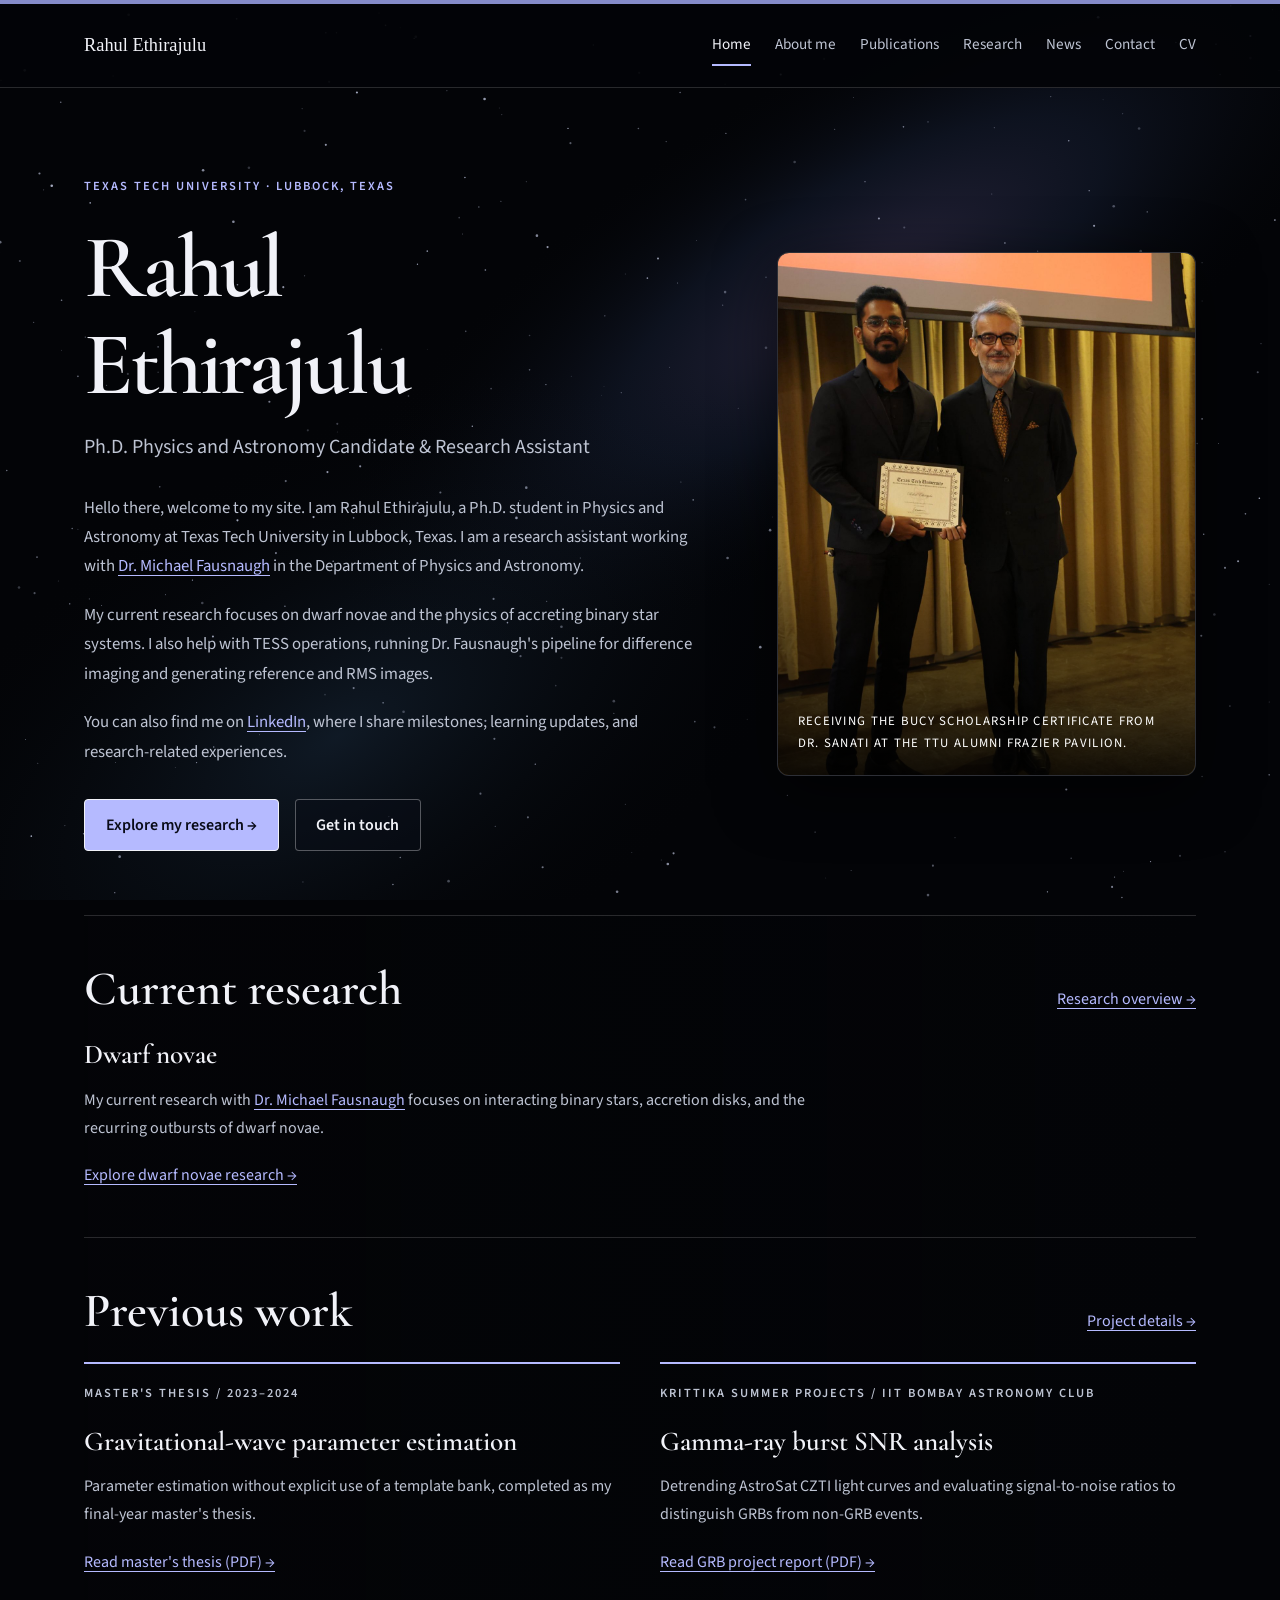
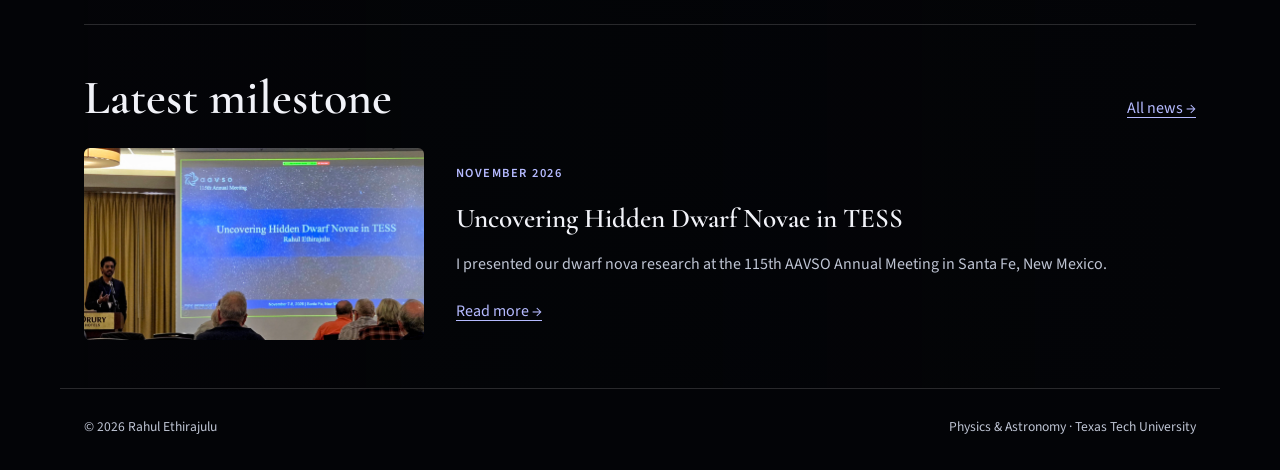
<file: index.html>
<!DOCTYPE html>
<html lang="en">
  <head>
    <link rel="icon" type="image/svg+xml" href="./favicon.svg" />
    <meta charset="UTF-8" />
    <meta name="viewport" content="width=device-width, initial-scale=1.0" />
    <title>Rahul Ethirajulu</title>
    <meta
      name="description"
      content="Academic website for Rahul Ethirajulu, Ph.D. Physics and Astronomy candidate at Texas Tech University."
    />
    <link rel="preconnect" href="https://fonts.googleapis.com" />
    <link rel="preconnect" href="https://fonts.gstatic.com" crossorigin />
    <link
      href="https://fonts.googleapis.com/css2?family=Cormorant+Garamond:wght@500;600;700&family=Source+Sans+3:wght@400;500;600&display=swap"
      rel="stylesheet"
    />
    <script>document.documentElement.classList.add("js");</script>
    <link rel="stylesheet" href="styles.css?v=milestone-photo" />
  </head>
  <body>
    <a class="skip-link" href="#main-content">Skip to content</a>
    <header class="site-header">
      <div class="site-header-inner">
        <a class="site-title" href="./">Rahul Ethirajulu</a>

        <button
          class="menu-toggle"
          type="button"
          aria-expanded="false"
          aria-controls="site-nav"
        >
          Menu
        </button>

        <nav id="site-nav" class="site-nav" aria-label="Main navigation">
          <a aria-current="page" href="./">Home</a>
          <a href="about_me/">About me</a>
          <a href="publications/">Publications</a>
          <a href="research/">Research</a>
          <a href="news/">News</a>
          <a href="contact/">Contact</a>
          <a href="cv/">CV</a>
        </nav>
      </div>
    </header>

    <main id="main-content" class="page-shell">
      <section class="hero">
        <div class="hero-copy">
          <p class="eyebrow">Texas Tech University · Lubbock, Texas</p>
          <h1>Rahul<br />Ethirajulu</h1>
          <p class="lead">Ph.D. Physics and Astronomy Candidate &amp; Research Assistant</p>
          <div class="hero-box">
            <p>
              Hello there, welcome to my site. I am Rahul Ethirajulu, a Ph.D.
              student in Physics and Astronomy at Texas Tech University in
              Lubbock, Texas. I am a research assistant working with
              <a href="https://faus.science/">Dr. Michael Fausnaugh</a>
              in the Department of Physics and Astronomy.
            </p>
            <p>
              My current research focuses on dwarf novae and the physics of
              accreting binary star systems. I also help with TESS operations,
              running Dr. Fausnaugh's pipeline for difference imaging and
              generating reference and RMS images.
            </p>
            <p>
              You can also find me on
              <a href="https://www.linkedin.com/in/rahulethi/">LinkedIn</a>,
              where I share milestones, learning updates, and research-related
              experiences.
            </p>
          </div>
          <div class="hero-actions"><a class="button" href="research/">Explore my research &rarr;</a><a class="button button-secondary" href="contact/">Get in touch</a></div>
        </div>
        <figure class="hero-art hero-portrait">
          <img src="images/bucy-scholarship.jpeg" width="1280" height="1920" alt="Rahul Ethirajulu receiving the Bucy Scholarship certificate from Dr. Sanati at the TTU Alumni Frazier Pavilion." fetchpriority="high" />
          <figcaption class="art-caption">Receiving the Bucy Scholarship certificate from Dr. Sanati at the TTU Alumni Frazier Pavilion.</figcaption>
        </figure>
      </section>
      <section class="home-section" aria-labelledby="interests-title">
        <div class="section-heading"><h2 id="interests-title">Current research</h2><a href="research/">Research overview &rarr;</a></div>
        <article class="current-research-summary">
          <h3>Dwarf novae</h3>
          <p>My current research with <a href="https://faus.science/">Dr. Michael Fausnaugh</a> focuses on interacting binary stars, accretion disks, and the recurring outbursts of dwarf novae.</p>
          <a href="research/">Explore dwarf novae research &rarr;</a>
        </article>
      </section>
      <section class="home-section" aria-labelledby="previous-work-title">
        <div class="section-heading"><h2 id="previous-work-title">Previous work</h2><a href="research/#previous-work">Project details &rarr;</a></div>
        <div class="previous-work-grid">
          <article><p class="eyebrow">Master's thesis / 2023–2024</p><h3>Gravitational-wave parameter estimation</h3><p>Parameter estimation without explicit use of a template bank, completed as my final-year master's thesis.</p><a href="documents/Rahul_Ethirajulu_MSc_Thesis.pdf" target="_blank" rel="noopener">Read master's thesis (PDF) &rarr;</a></article>
          <article><p class="eyebrow">Krittika Summer Projects / IIT Bombay Astronomy Club</p><h3>Gamma-ray burst SNR analysis</h3><p>Detrending AstroSat CZTI light curves and evaluating signal-to-noise ratios to distinguish GRBs from non-GRB events.</p><a href="documents/Rahul_Ethirajulu_GRB_Project_Report.pdf" target="_blank" rel="noopener">Read GRB project report (PDF) &rarr;</a></article>
        </div>
      </section>
      <section class="home-section" aria-labelledby="news-title">
        <div class="section-heading"><h2 id="news-title">Latest milestone</h2><a href="news/">All news &rarr;</a></div>
        <article class="feature-news">
          <img src="images/aavso-2026-talk.jpeg" width="2730" height="1538" alt="Rahul Ethirajulu presenting Uncovering Hidden Dwarf Novae in TESS at the AAVSO Annual Meeting." loading="lazy" />
          <div>
            <p class="news-date">November 2026</p>
            <h3>Uncovering Hidden Dwarf Novae in TESS</h3>
            <p>I presented our dwarf nova research at the 115th AAVSO Annual Meeting in Santa Fe, New Mexico.</p>
            <a href="news/#aavso-2026">Read more &rarr;</a>
          </div>
        </article>
      </section>
    </main>

    <footer class="site-footer">
      <p>&copy; <span id="year"></span> Rahul Ethirajulu</p>
      <p>Physics &amp; Astronomy · Texas Tech University</p>
    </footer>

    <script src="script.js"></script>
  </body>
</html>
</file>
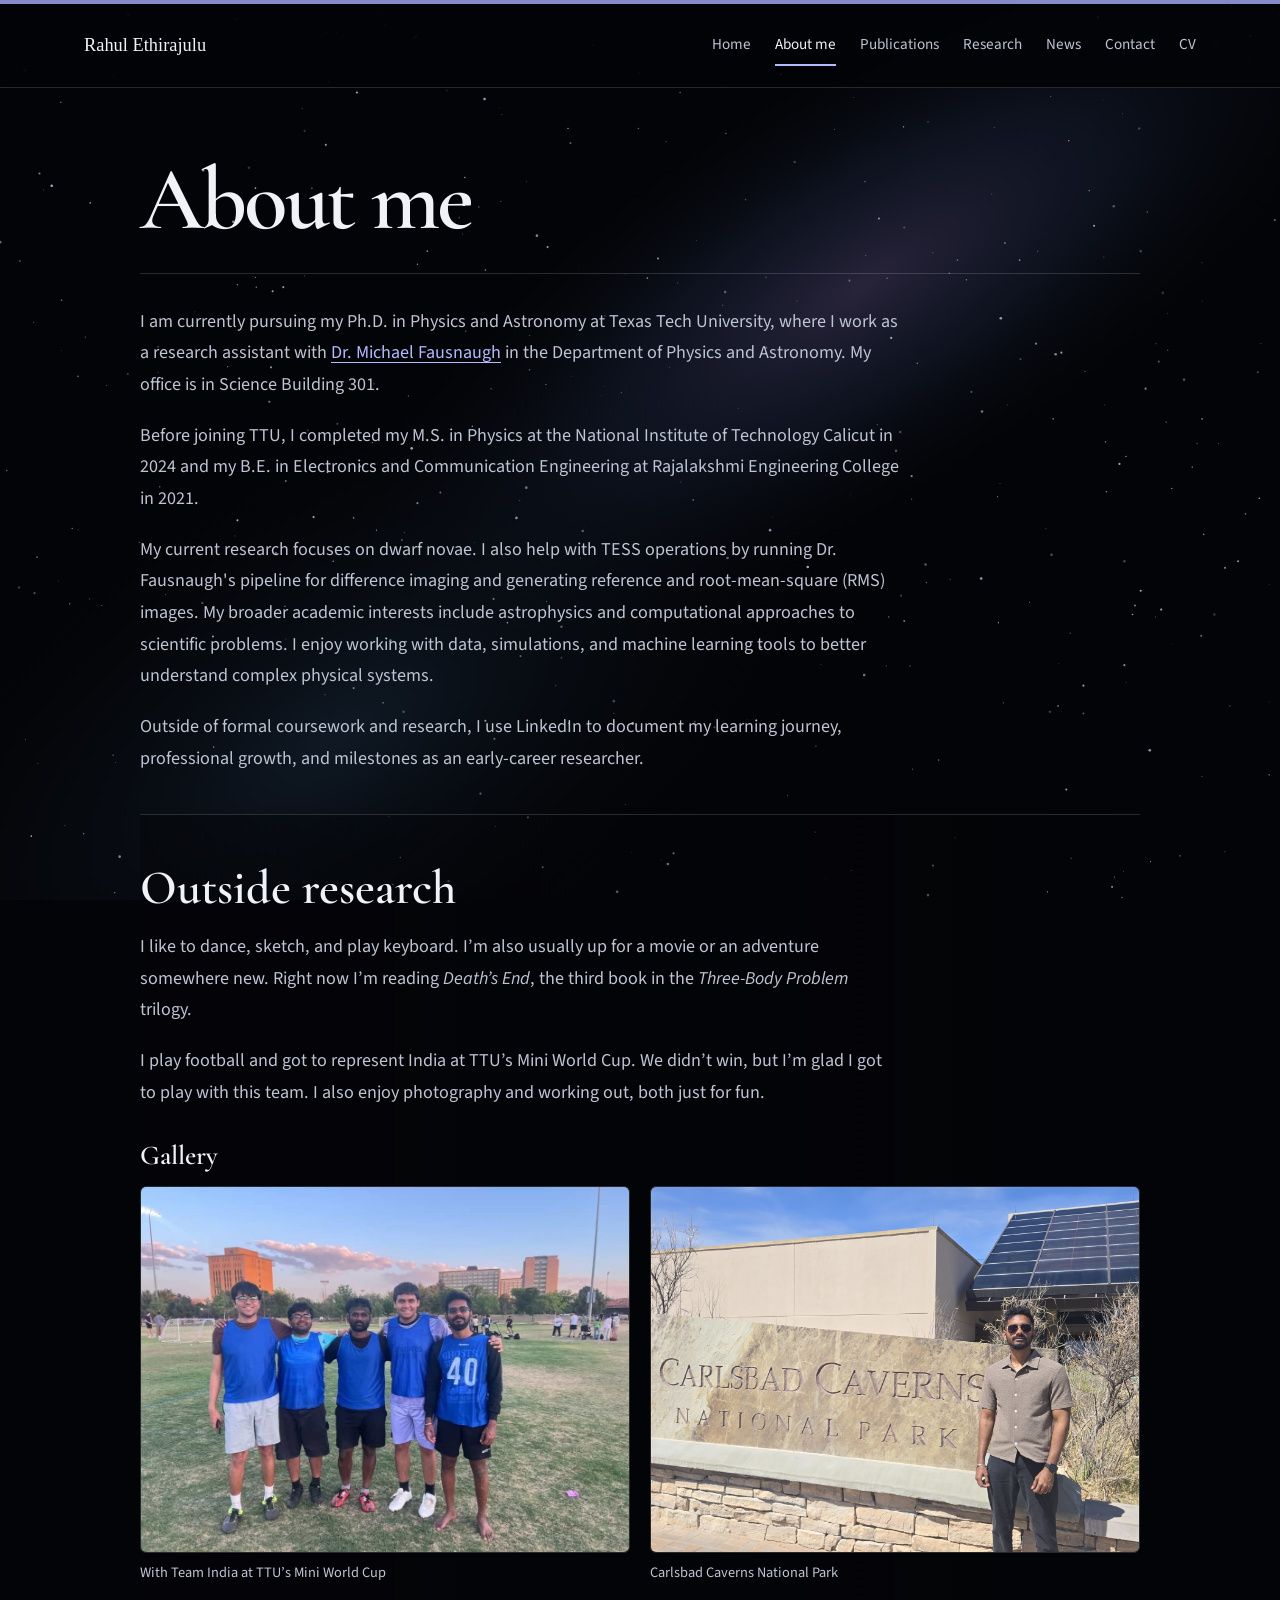
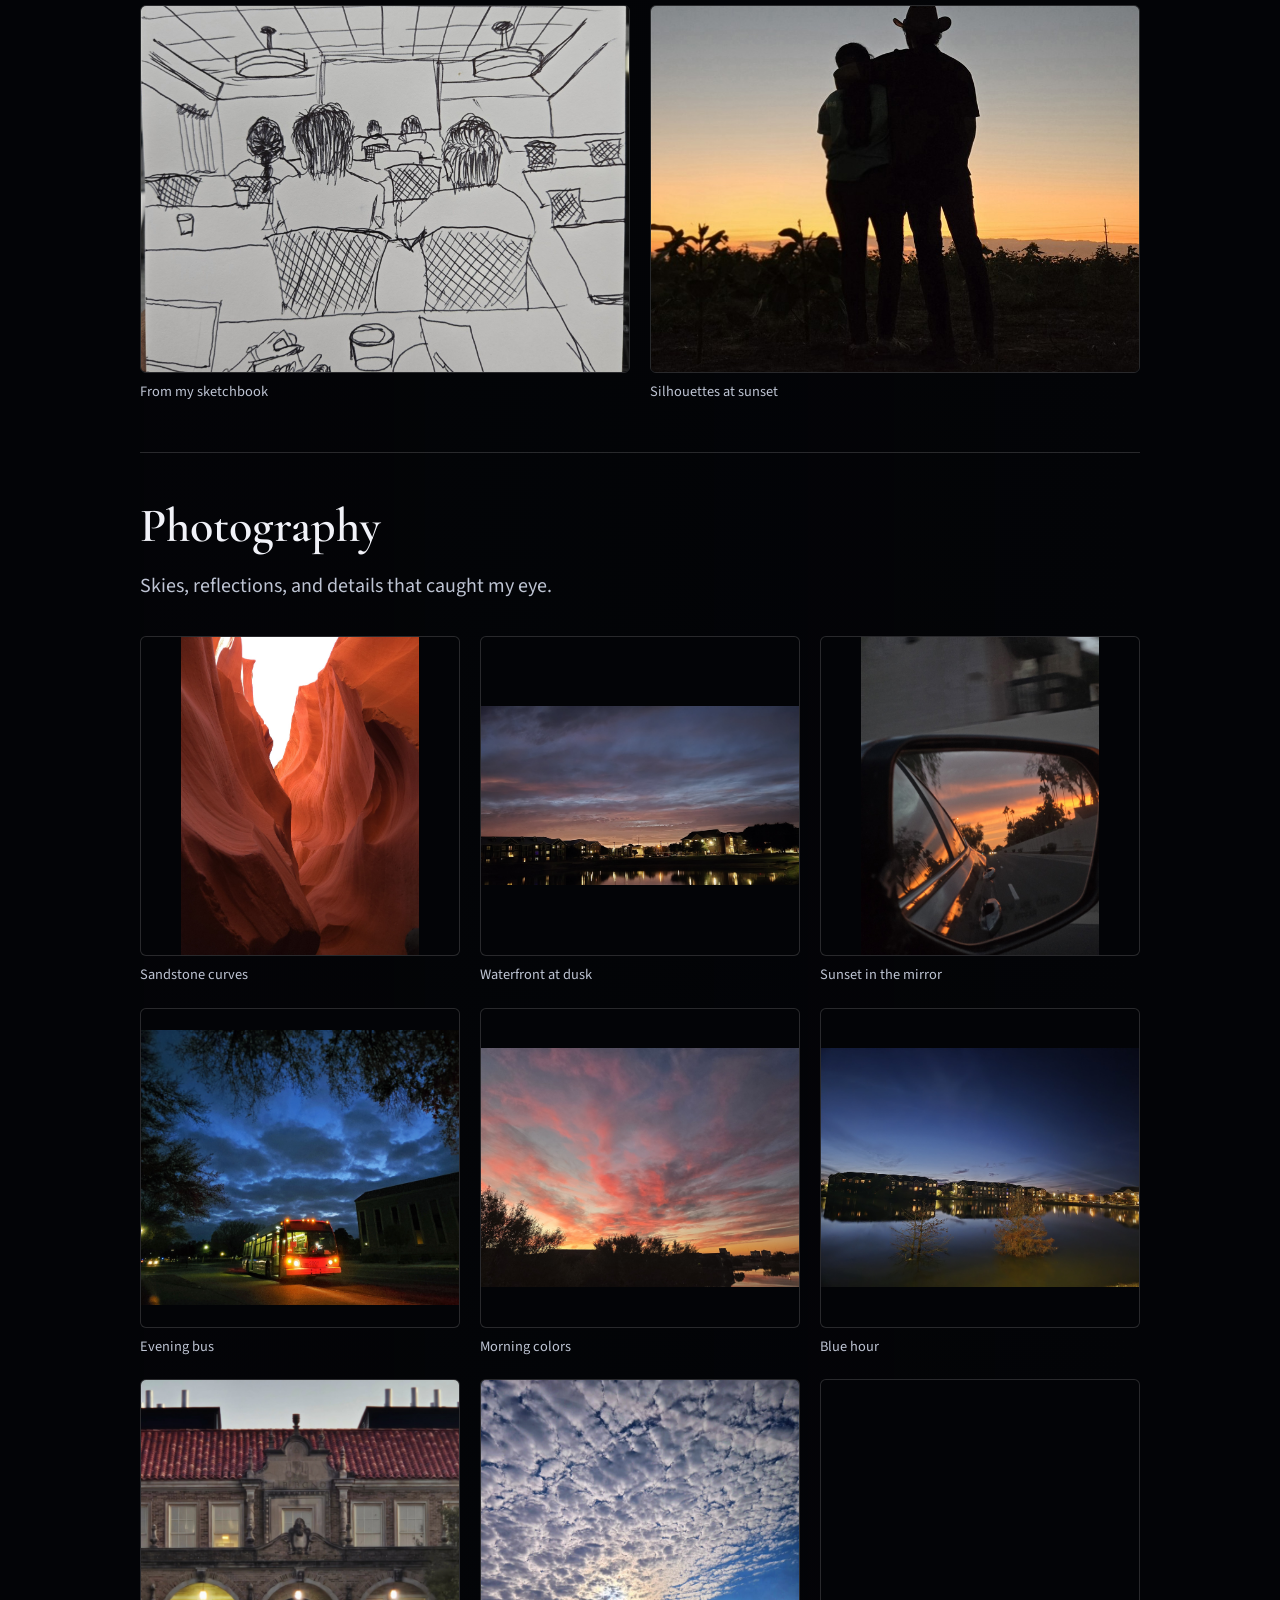
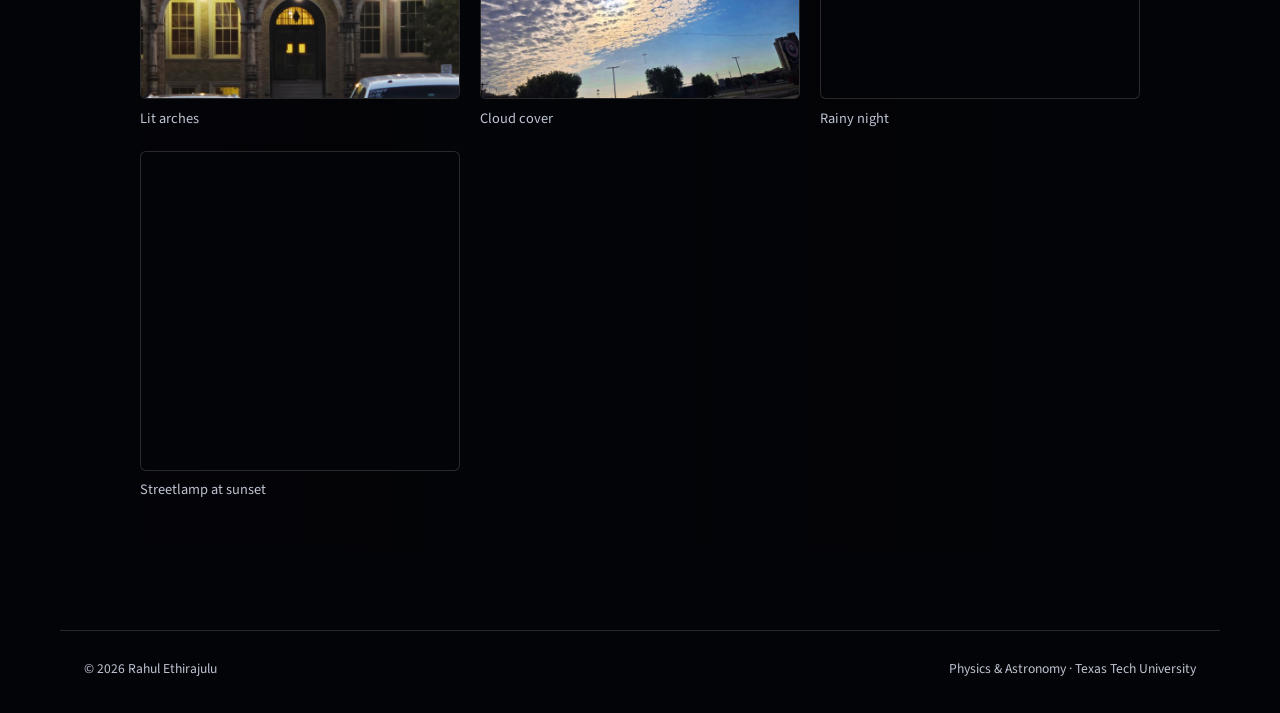
<file: about_me/index.html>
<!DOCTYPE html>
<html lang="en">
  <head>
    <link rel="icon" type="image/svg+xml" href="../favicon.svg" />
    <meta charset="UTF-8" />
    <meta name="viewport" content="width=device-width, initial-scale=1.0" />
    <title>About me | Rahul Ethirajulu</title>
    <meta
      name="description"
      content="About Rahul Ethirajulu, Ph.D. Physics and Astronomy candidate at Texas Tech University."
    />
    <link rel="preconnect" href="https://fonts.googleapis.com" />
    <link rel="preconnect" href="https://fonts.gstatic.com" crossorigin />
    <link
      href="https://fonts.googleapis.com/css2?family=Cormorant+Garamond:wght@500;600;700&family=Source+Sans+3:wght@400;500;600&display=swap"
      rel="stylesheet"
    />
    <script>document.documentElement.classList.add("js");</script>
    <link rel="stylesheet" href="../styles.css?v=mobile-layout" />
  </head>
  <body>
    <a class="skip-link" href="#main-content">Skip to content</a>
    <header class="site-header">
      <div class="site-header-inner">
        <a class="site-title" href="../">Rahul Ethirajulu</a>

        <button
          class="menu-toggle"
          type="button"
          aria-expanded="false"
          aria-controls="site-nav"
        >
          Menu
        </button>

        <nav id="site-nav" class="site-nav" aria-label="Main navigation">
          <a href="../">Home</a>
          <a aria-current="page" href="./">About me</a>
          <a href="../publications/">Publications</a>
          <a href="../research/">Research</a>
          <a href="../news/">News</a>
          <a href="../contact/">Contact</a>
          <a href="../cv/">CV</a>
        </nav>
      </div>
    </header>

    <main id="main-content" class="page-shell">
      <article class="content-page">
        <div class="content-copy">
          <h1>About me</h1>
          <div class="content-box">
            <p>
              I am currently pursuing my Ph.D. in Physics and Astronomy at Texas
              Tech University, where I work as a research assistant with
              <a href="https://faus.science/">Dr. Michael Fausnaugh</a>
              in the Department of Physics and Astronomy. My office is in
              Science Building 301.
            </p>
            <p>
              Before joining TTU, I completed my M.S. in Physics at the National
              Institute of Technology Calicut in 2024 and my B.E. in
              Electronics and Communication Engineering at Rajalakshmi
              Engineering College in 2021.
            </p>
            <p>
              My current research focuses on dwarf novae. I also help with
              TESS operations by running Dr. Fausnaugh's pipeline for difference
              imaging and generating reference and root-mean-square (RMS) images.
              My broader academic
              interests include astrophysics and computational approaches
              to scientific problems. I enjoy working with data, simulations,
              and machine learning tools to better understand complex physical
              systems.
            </p>
            <p>
              Outside of formal coursework and research, I use LinkedIn to
              document my learning journey, professional growth, and milestones
              as an early-career researcher.
            </p>
          </div>
          <section id="outside-research" class="home-section" aria-labelledby="outside-title">
            <h2 id="outside-title">Outside research</h2>
            <div class="content-box">
              <p>I like to dance, sketch, and play keyboard. I’m also usually up for a movie or an adventure somewhere new. Right now I’m reading <em>Death’s End</em>, the third book in the <em>Three-Body Problem</em> trilogy.</p>
              <p>I play football and got to represent India at TTU’s Mini World Cup. We didn’t win, but I’m glad I got to play with this team. I also enjoy photography and working out, both just for fun.</p>
            </div>
            <h3>Gallery</h3>
            <div class="about-gallery">
              <figure>
                <a href="../images/about-mini-world-cup.jpg"><img src="../images/about-mini-world-cup.jpg" alt="Five football teammates in blue bibs on a Texas Tech field." loading="lazy" decoding="async" /></a>
                <figcaption>With Team India at TTU’s Mini World Cup</figcaption>
              </figure>
              <figure>
                <a href="../images/about-carlsbad-caverns.jpg"><img src="../images/about-carlsbad-caverns.jpg" alt="Rahul standing beside the Carlsbad Caverns National Park sign." loading="lazy" decoding="async" /></a>
                <figcaption>Carlsbad Caverns National Park</figcaption>
              </figure>
              <figure>
                <a href="../images/about-sketch.jpg"><img src="../images/about-sketch.jpg" alt="Ink sketch of an audience seen from the back of the room." loading="lazy" decoding="async" /></a>
                <figcaption>From my sketchbook</figcaption>
              </figure>
              <figure>
                <a href="../images/about-sunset.jpg"><img src="../images/about-sunset.jpg" alt="Two silhouettes against an orange sunset." loading="lazy" decoding="async" /></a>
                <figcaption>Silhouettes at sunset</figcaption>
              </figure>
            </div>
          </section>
          <section id="photography" class="home-section" aria-labelledby="photography-title">
            <h2 id="photography-title">Photography</h2>
            <p class="lead">Skies, reflections, and details that caught my eye.</p>
            <div class="about-gallery photography-gallery">
              <figure>
                <a href="../images/photography/sandstone.jpg"><img src="../images/photography/sandstone.jpg" alt="Sunlight between tall, curved red sandstone walls." loading="lazy" decoding="async" /></a>
                <figcaption>Sandstone curves</figcaption>
              </figure>
              <figure>
                <a href="../images/photography/waterfront-dusk.jpg"><img src="../images/photography/waterfront-dusk.jpg" alt="Evening clouds and lit windows reflected in the water." loading="lazy" decoding="async" /></a>
                <figcaption>Waterfront at dusk</figcaption>
              </figure>
              <figure>
                <a href="../images/photography/mirror-sunset.jpg"><img src="../images/photography/mirror-sunset.jpg" alt="An orange sunset and palm trees reflected in a car mirror." loading="lazy" decoding="async" /></a>
                <figcaption>Sunset in the mirror</figcaption>
              </figure>
              <figure>
                <a href="../images/photography/evening-bus.jpg"><img src="../images/photography/evening-bus.jpg" alt="A bus with glowing headlights under a deep blue sky." loading="lazy" decoding="async" /></a>
                <figcaption>Evening bus</figcaption>
              </figure>
              <figure>
                <a href="../images/photography/morning-sky.jpg"><img src="../images/photography/morning-sky.jpg" alt="Pink clouds above silhouetted trees and still water." loading="lazy" decoding="async" /></a>
                <figcaption>Morning colors</figcaption>
              </figure>
              <figure>
                <a href="../images/photography/blue-hour.jpg"><img src="../images/photography/blue-hour.jpg" alt="Lights reflected in still water beneath a blue twilight sky." loading="lazy" decoding="async" /></a>
                <figcaption>Blue hour</figcaption>
              </figure>
              <figure>
                <a href="../images/photography/lit-arches.jpg"><img src="../images/photography/lit-arches.jpg" alt="Warm lights illuminating arches beneath a tiled roof." loading="lazy" decoding="async" /></a>
                <figcaption>Lit arches</figcaption>
              </figure>
              <figure>
                <a href="../images/photography/cloud-cover.jpg"><img src="../images/photography/cloud-cover.jpg" alt="Sunlight filtering through a textured blanket of clouds." loading="lazy" decoding="async" /></a>
                <figcaption>Cloud cover</figcaption>
              </figure>
              <figure>
                <a href="../images/photography/rainy-lights.jpg"><img src="../images/photography/rainy-lights.jpg" alt="Raindrops in focus against blurred blue and red lights." loading="lazy" decoding="async" /></a>
                <figcaption>Rainy night</figcaption>
              </figure>
              <figure>
                <a href="../images/photography/streetlamp.jpg"><img src="../images/photography/streetlamp.jpg" alt="A lit streetlamp against a vivid orange sky." loading="lazy" decoding="async" /></a>
                <figcaption>Streetlamp at sunset</figcaption>
              </figure>
            </div>
          </section>
        </div>
      </article>
    </main>

    <footer class="site-footer">
      <p>&copy; <span id="year"></span> Rahul Ethirajulu</p>
      <p>Physics &amp; Astronomy · Texas Tech University</p>
    </footer>

    <script src="../script.js"></script>
  </body>
</html>
</file>
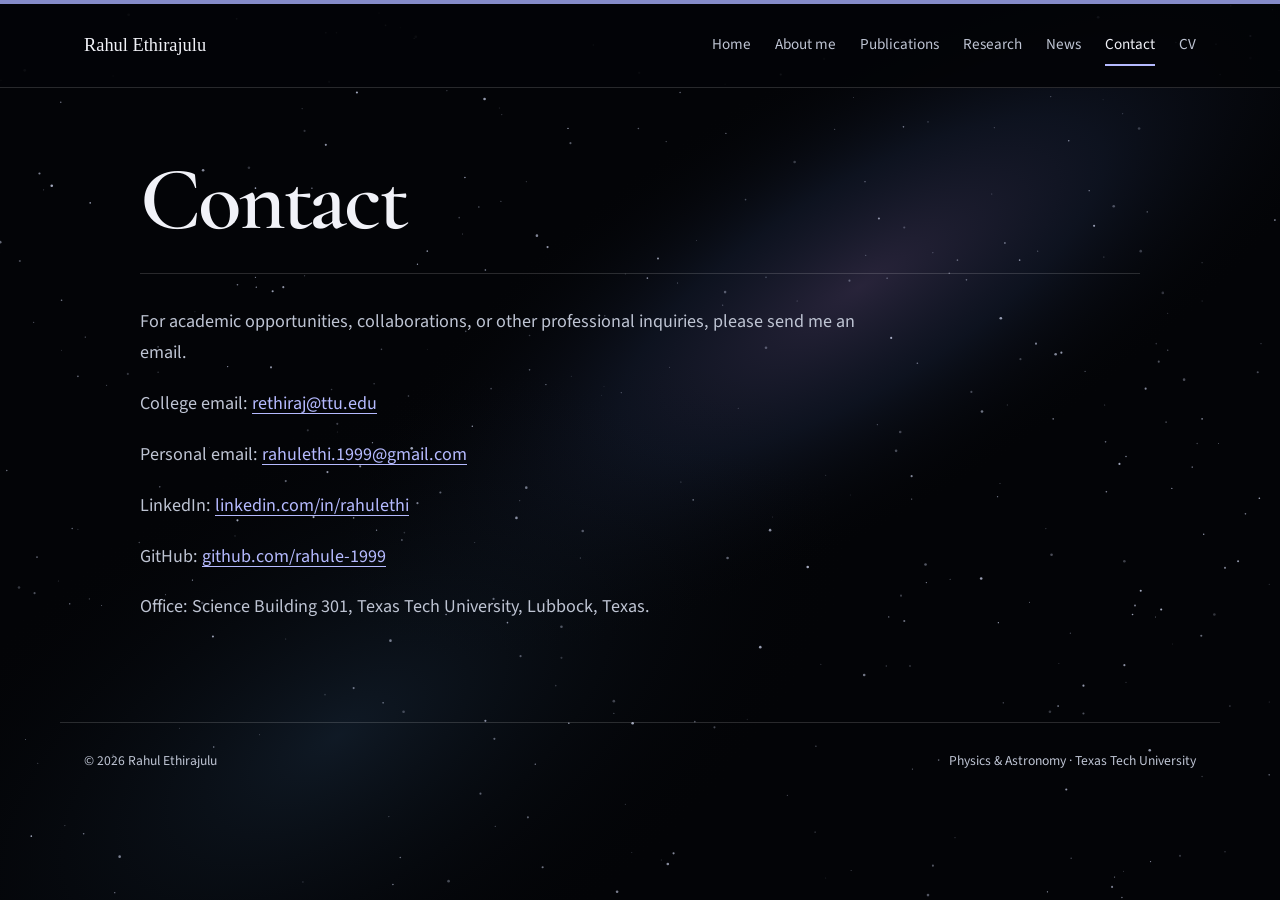
<file: contact/index.html>
<!DOCTYPE html>
<html lang="en">
  <head>
    <link rel="icon" type="image/svg+xml" href="../favicon.svg" />
    <meta charset="UTF-8" />
    <meta name="viewport" content="width=device-width, initial-scale=1.0" />
    <title>Contact | Rahul Ethirajulu</title>
    <meta name="description" content="Contact page for Rahul Ethirajulu." />
    <link rel="preconnect" href="https://fonts.googleapis.com" />
    <link rel="preconnect" href="https://fonts.gstatic.com" crossorigin />
    <link
      href="https://fonts.googleapis.com/css2?family=Cormorant+Garamond:wght@500;600;700&family=Source+Sans+3:wght@400;500;600&display=swap"
      rel="stylesheet"
    />
    <script>document.documentElement.classList.add("js");</script>
    <link rel="stylesheet" href="../styles.css?v=mobile-layout" />
  </head>
  <body>
    <a class="skip-link" href="#main-content">Skip to content</a>
    <header class="site-header">
      <div class="site-header-inner">
        <a class="site-title" href="../">Rahul Ethirajulu</a>

        <button
          class="menu-toggle"
          type="button"
          aria-expanded="false"
          aria-controls="site-nav"
        >
          Menu
        </button>

        <nav id="site-nav" class="site-nav" aria-label="Main navigation">
          <a href="../">Home</a>
          <a href="../about_me/">About me</a>
          <a href="../publications/">Publications</a>
          <a href="../research/">Research</a>
          <a href="../news/">News</a>
          <a aria-current="page" href="./">Contact</a>
          <a href="../cv/">CV</a>
        </nav>
      </div>
    </header>

    <main id="main-content" class="page-shell">
      <article class="content-page">
        <div class="content-copy">
          <h1>Contact</h1>
          <div class="content-box">
            <p>
              For academic opportunities, collaborations, or other professional
              inquiries, please send me an email.
            </p>
            <p>
              College email:
              <a href="mailto:rethiraj@ttu.edu">rethiraj@ttu.edu</a>
            </p>
            <p>
              Personal email:
              <a href="mailto:rahulethi.1999@gmail.com">rahulethi.1999@gmail.com</a>
            </p>
            <p>
              LinkedIn:
              <a href="https://www.linkedin.com/in/rahulethi/">linkedin.com/in/rahulethi</a>
            </p>
            <p>GitHub: <a href="https://github.com/rahule-1999">github.com/rahule-1999</a></p>
            <p>Office: Science Building 301, Texas Tech University, Lubbock, Texas.</p>
          </div>
        </div>
      </article>
    </main>

    <footer class="site-footer">
      <p>&copy; <span id="year"></span> Rahul Ethirajulu</p>
      <p>Physics &amp; Astronomy · Texas Tech University</p>
    </footer>

    <script src="../script.js"></script>
  </body>
</html>
</file>
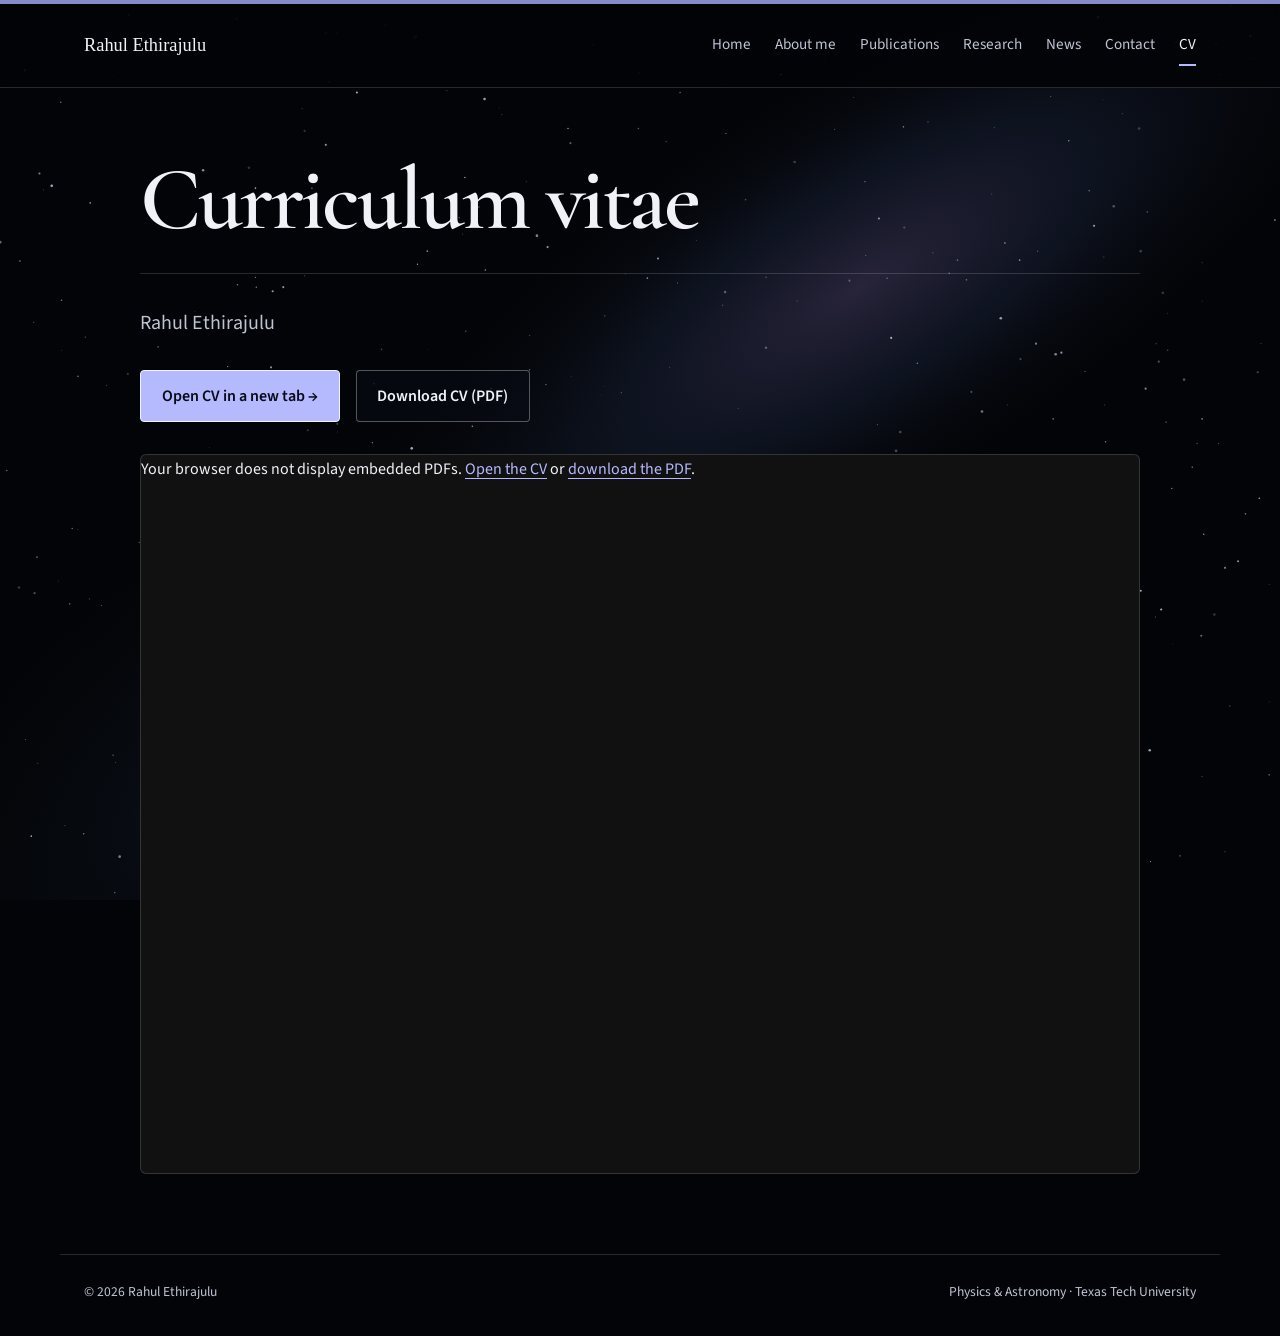
<file: cv/index.html>
<!DOCTYPE html>
<html lang="en">
  <head>
    <link rel="icon" type="image/svg+xml" href="../favicon.svg" />
    <meta charset="UTF-8" />
    <meta name="viewport" content="width=device-width, initial-scale=1.0" />
    <title>CV | Rahul Ethirajulu</title>
    <meta name="description" content="Curriculum vitae for Rahul Ethirajulu." />
    <link rel="preconnect" href="https://fonts.googleapis.com" />
    <link rel="preconnect" href="https://fonts.gstatic.com" crossorigin />
    <link
      href="https://fonts.googleapis.com/css2?family=Cormorant+Garamond:wght@500;600;700&family=Source+Sans+3:wght@400;500;600&display=swap"
      rel="stylesheet"
    />
    <script>document.documentElement.classList.add("js");</script>
    <link rel="stylesheet" href="../styles.css?v=mobile-layout" />
  </head>
  <body>
    <a class="skip-link" href="#main-content">Skip to content</a>
    <header class="site-header">
      <div class="site-header-inner">
        <a class="site-title" href="../">Rahul Ethirajulu</a>

        <button
          class="menu-toggle"
          type="button"
          aria-expanded="false"
          aria-controls="site-nav"
        >
          Menu
        </button>

        <nav id="site-nav" class="site-nav" aria-label="Main navigation">
          <a href="../">Home</a>
          <a href="../about_me/">About me</a>
          <a href="../publications/">Publications</a>
          <a href="../research/">Research</a>
          <a href="../news/">News</a>
          <a href="../contact/">Contact</a>
          <a aria-current="page" href="./">CV</a>
        </nav>
      </div>
    </header>

    <main id="main-content" class="page-shell">
      <article class="content-page">
        <div class="content-copy">
          <h1>Curriculum vitae</h1>
          <p class="lead">Rahul Ethirajulu</p>
          <div class="cv-actions">
            <a class="button" href="Rahul_Ethirajulu_CV.pdf" target="_blank" rel="noopener">Open CV in a new tab &rarr;</a>
            <a class="button button-secondary" href="Rahul_Ethirajulu_CV.pdf" download>Download CV (PDF)</a>
          </div>
          <object class="cv-viewer" data="Rahul_Ethirajulu_CV.pdf" type="application/pdf" aria-label="Rahul Ethirajulu's curriculum vitae">
            <p>Your browser does not display embedded PDFs. <a href="Rahul_Ethirajulu_CV.pdf" target="_blank" rel="noopener">Open the CV</a> or <a href="Rahul_Ethirajulu_CV.pdf" download>download the PDF</a>.</p>
          </object>
        </div>
      </article>
    </main>

    <footer class="site-footer">
      <p>&copy; <span id="year"></span> Rahul Ethirajulu</p>
      <p>Physics &amp; Astronomy · Texas Tech University</p>
    </footer>

    <script src="../script.js"></script>
  </body>
</html>
</file>
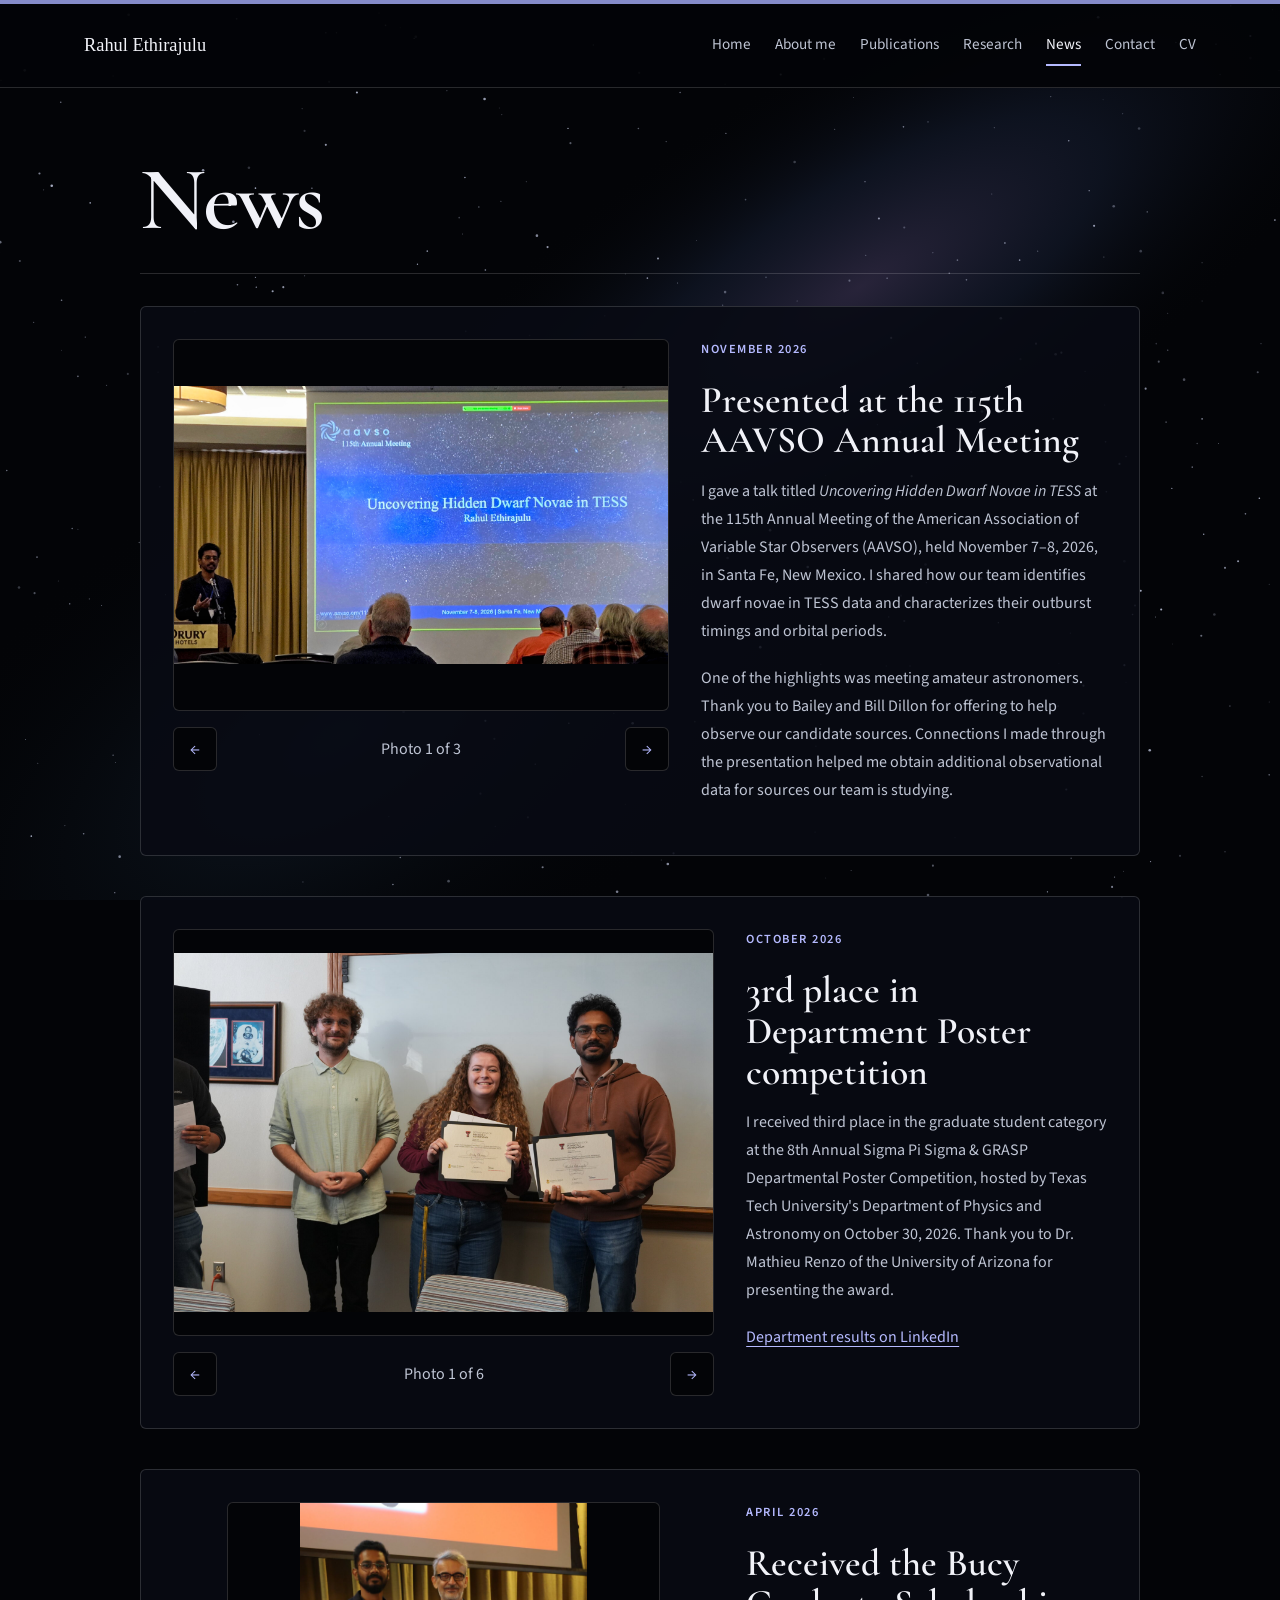
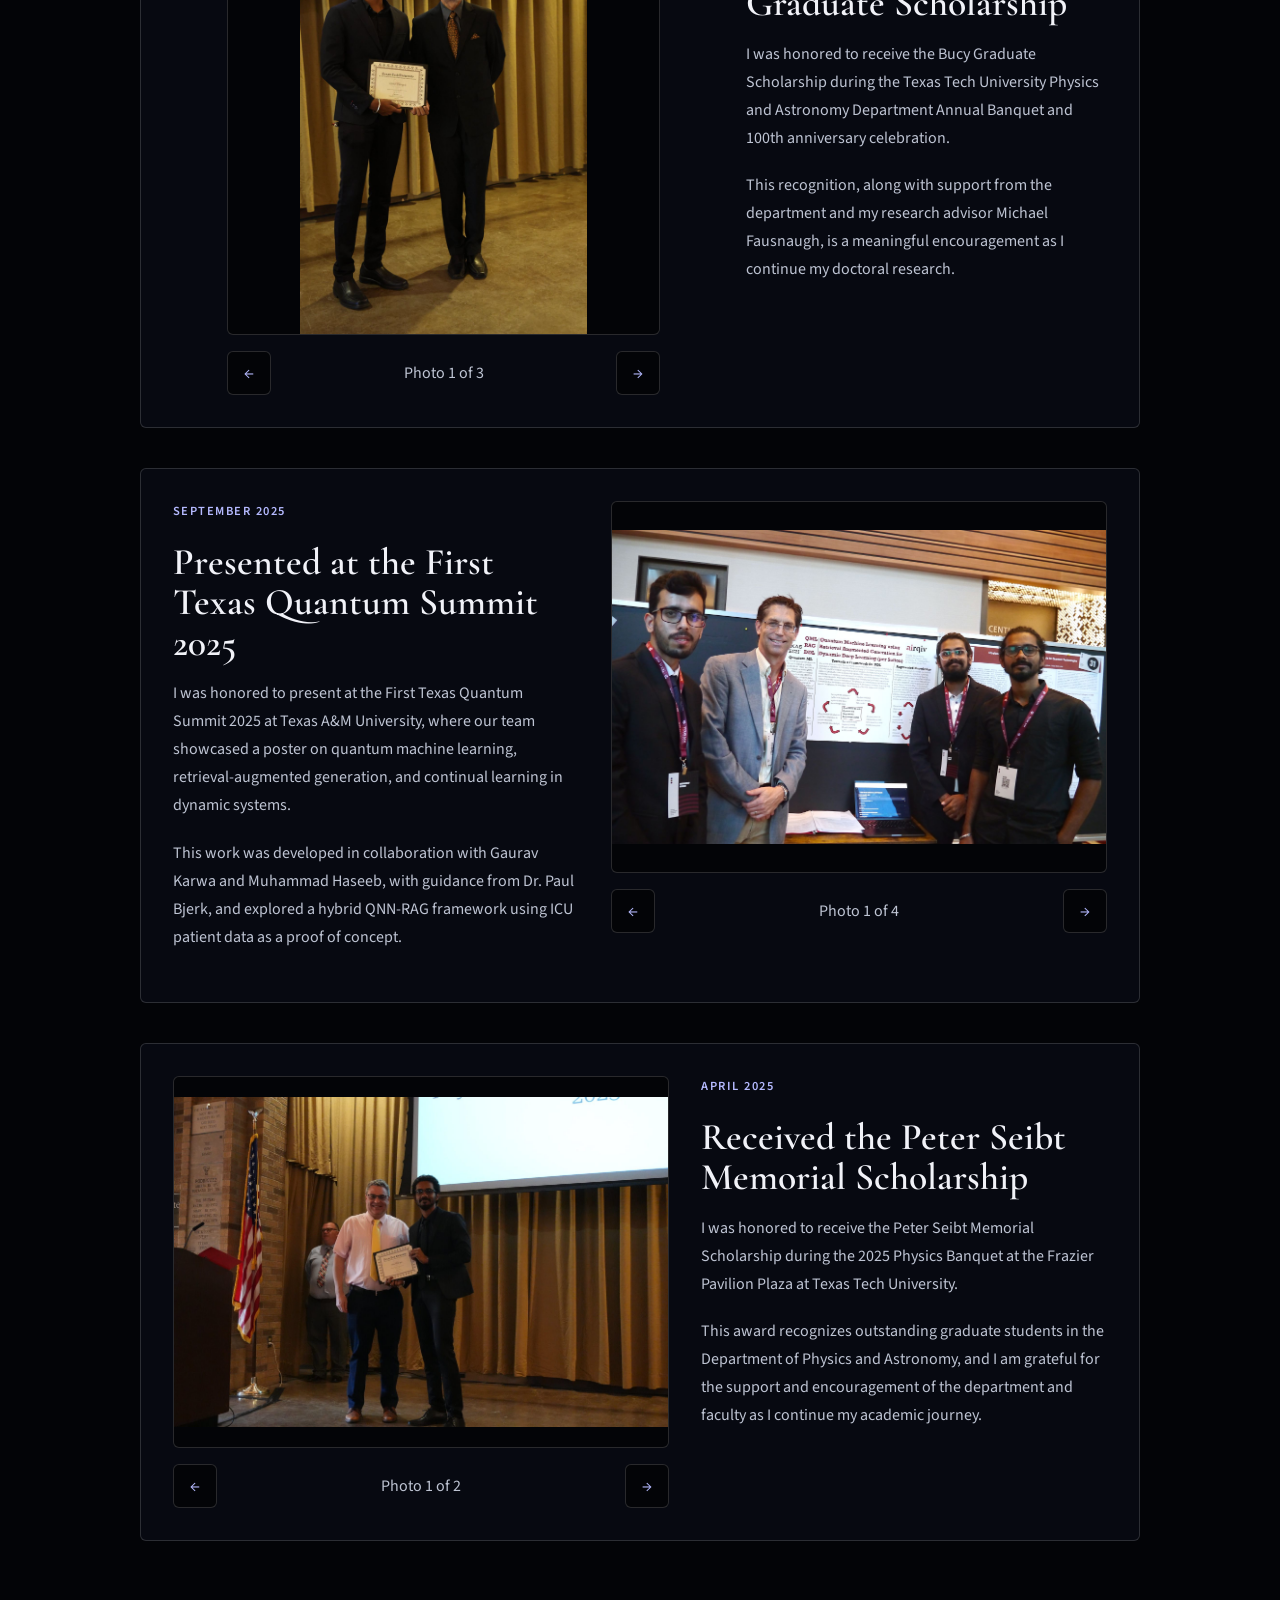
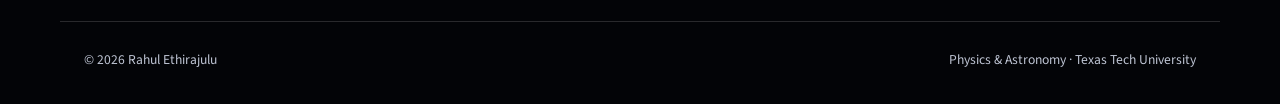
<file: news/index.html>
<!DOCTYPE html>
<html lang="en">
  <head>
    <link rel="icon" type="image/svg+xml" href="../favicon.svg" />
    <meta charset="UTF-8" />
    <meta name="viewport" content="width=device-width, initial-scale=1.0" />
    <title>News | Rahul Ethirajulu</title>
    <meta name="description" content="News page for Rahul Ethirajulu." />
    <link rel="preconnect" href="https://fonts.googleapis.com" />
    <link rel="preconnect" href="https://fonts.gstatic.com" crossorigin />
    <link
      href="https://fonts.googleapis.com/css2?family=Cormorant+Garamond:wght@500;600;700&family=Source+Sans+3:wght@400;500;600&display=swap"
      rel="stylesheet"
    />
    <script>document.documentElement.classList.add("js");</script>
    <link rel="stylesheet" href="../styles.css?v=poster-layout" />
  </head>
  <body>
    <a class="skip-link" href="#main-content">Skip to content</a>
    <header class="site-header">
      <div class="site-header-inner">
        <a class="site-title" href="../">Rahul Ethirajulu</a>

        <button
          class="menu-toggle"
          type="button"
          aria-expanded="false"
          aria-controls="site-nav"
        >
          Menu
        </button>

        <nav id="site-nav" class="site-nav" aria-label="Main navigation">
          <a href="../">Home</a>
          <a href="../about_me/">About me</a>
          <a href="../publications/">Publications</a>
          <a href="../research/">Research</a>
          <a aria-current="page" href="./">News</a>
          <a href="../contact/">Contact</a>
          <a href="../cv/">CV</a>
        </nav>
      </div>
    </header>

    <main id="main-content" class="page-shell">
      <article class="content-page">
        <div class="content-copy">
          <h1>News</h1>
          <div class="news-stack">
            <section id="aavso-2026" class="news-item" aria-labelledby="aavso-title">
              <div class="news-card">
                <div class="news-media photo-slider" role="group" aria-label="AAVSO presentation photos">
                  <div class="photo-slider-frame" id="aavso-photos">
                    <a class="photo-slide" href="../images/aavso-2026-talk.jpeg">
                      <img src="../images/aavso-2026-talk.jpeg" width="2730" height="1538" alt="Rahul Ethirajulu speaking beside the title slide for Uncovering Hidden Dwarf Novae in TESS." />
                    </a>
                    <a class="photo-slide" href="../images/aavso-2026-slide.jpeg">
                      <img src="../images/aavso-2026-slide.jpeg" width="3053" height="1717" loading="lazy" alt="Presentation slide showing the white dwarf, accretion disk, hot spot, and donor star in a cataclysmic variable." />
                    </a>
                    <a class="photo-slide" href="../images/aavso-2026-podium.jpeg">
                      <img src="../images/aavso-2026-podium.jpeg" width="2355" height="3000" loading="lazy" alt="Rahul Ethirajulu at the podium during the AAVSO Annual Meeting." />
                    </a>
                  </div>
                  <div class="photo-slider-controls" hidden>
                    <button type="button" data-photo-step="-1" aria-label="Previous photo" aria-controls="aavso-photos">&larr;</button>
                    <span class="photo-slider-count" role="status"></span>
                    <button type="button" data-photo-step="1" aria-label="Next photo" aria-controls="aavso-photos">&rarr;</button>
                  </div>
                </div>
                <div class="news-body">
                  <p class="news-date">November 2026</p>
                  <h2 id="aavso-title">Presented at the 115th AAVSO Annual Meeting</h2>
                  <p>I gave a talk titled <em>Uncovering Hidden Dwarf Novae in TESS</em> at the 115th Annual Meeting of the American Association of Variable Star Observers (AAVSO), held November 7&ndash;8, 2026, in Santa Fe, New Mexico. I shared how our team identifies dwarf novae in TESS data and characterizes their outburst timings and orbital periods.</p>
                  <p>One of the highlights was meeting amateur astronomers. Thank you to Bailey and Bill Dillon for offering to help observe our candidate sources. Connections I made through the presentation helped me obtain additional observational data for sources our team is studying.</p>
                </div>
              </div>
            </section>

            <section id="ttu-poster-2026" class="news-item" aria-labelledby="ttu-poster-title">
              <div class="news-card">
                <div class="news-media photo-slider" role="group" aria-label="Texas Tech poster competition photos">
                  <div class="photo-slider-frame" id="ttu-poster-photos">
                    <a class="photo-slide" href="../images/ttu-poster-2026-award.jpg">
                      <img src="../images/ttu-poster-2026-award.jpg" loading="lazy" alt="Rahul Ethirajulu and a fellow award recipient holding their third-place certificates." />
                    </a>
                    <a class="photo-slide" href="../images/ttu-poster-2026-poster.jpg">
                      <img src="../images/ttu-poster-2026-poster.jpg" loading="lazy" alt="Rahul pointing to figures on the Uncovering Hidden Dwarf Novae in TESS poster." />
                    </a>
                    <a class="photo-slide" href="../images/ttu-poster-2026-group.jpg">
                      <img src="../images/ttu-poster-2026-group.jpg" loading="lazy" alt="Poster competition award recipients posing together with their certificates." />
                    </a>
                    <a class="photo-slide" href="../images/ttu-poster-2026-explaining.jpg">
                      <img src="../images/ttu-poster-2026-explaining.jpg" loading="lazy" alt="Rahul explaining the poster to an attendee holding a clipboard." />
                    </a>
                    <a class="photo-slide" href="../images/ttu-poster-2026-discussion.jpg">
                      <img src="../images/ttu-poster-2026-discussion.jpg" loading="lazy" alt="Attendees discussing the dwarf novae poster with Rahul." />
                    </a>
                    <a class="photo-slide" href="../images/ttu-poster-2026-attendees.jpg">
                      <img src="../images/ttu-poster-2026-attendees.jpg" loading="lazy" alt="Rahul with two fellow attendees at the poster competition." />
                    </a>
                  </div>
                  <div class="photo-slider-controls" hidden>
                    <button type="button" data-photo-step="-1" aria-label="Previous photo" aria-controls="ttu-poster-photos">&larr;</button>
                    <span class="photo-slider-count" role="status"></span>
                    <button type="button" data-photo-step="1" aria-label="Next photo" aria-controls="ttu-poster-photos">&rarr;</button>
                  </div>
                </div>
                <div class="news-body">
                  <p class="news-date">October 2026</p>
                  <h2 id="ttu-poster-title">3rd place in Department Poster competition</h2>
                  <p>I received third place in the graduate student category at the 8th Annual Sigma Pi Sigma &amp; GRASP Departmental Poster Competition, hosted by Texas Tech University's Department of Physics and Astronomy on October 30, 2026. Thank you to Dr. Mathieu Renzo of the University of Arizona for presenting the award.</p>
                  <p><a href="https://www.linkedin.com/posts/ttu-department-of-physics-and-astronomy_and-the-results-are-in-this-years-winners-activity-7526302712280514560-7M8u/">Department results on LinkedIn</a></p>
                </div>
              </div>
            </section>

            <section id="bucy-scholarship" class="news-item news-item-featured">
              <div class="news-card">
                <div class="news-media photo-slider" role="group" aria-label="Bucy Graduate Scholarship photos">
                  <div class="photo-slider-frame" id="bucy-photos">
                    <a class="photo-slide" href="../images/bucy-scholarship.jpeg">
                      <img src="../images/bucy-scholarship.jpeg" alt="Rahul Ethirajulu receiving the Bucy Graduate Scholarship at the Texas Tech Physics and Astronomy annual banquet." loading="lazy" />
                    </a>
                    <a class="photo-slide" href="../images/bucy-scholarship-presentation.jpg">
                      <img src="../images/bucy-scholarship-presentation.jpg" alt="Rahul Ethirajulu shaking hands with Dr. Sanati during the Bucy Scholarship presentation." loading="lazy" />
                    </a>
                    <a class="photo-slide" href="../images/bucy-scholarship-banquet.jpg">
                      <img src="../images/bucy-scholarship-banquet.jpg" alt="Attendees gathered around a table at the Texas Tech Physics and Astronomy banquet." loading="lazy" />
                    </a>
                  </div>
                  <div class="photo-slider-controls" hidden>
                    <button type="button" data-photo-step="-1" aria-label="Previous photo" aria-controls="bucy-photos">&larr;</button>
                    <span class="photo-slider-count" role="status"></span>
                    <button type="button" data-photo-step="1" aria-label="Next photo" aria-controls="bucy-photos">&rarr;</button>
                  </div>
                </div>
                <div class="news-body">
                  <p class="news-date">April 2026</p>
                  <h2>Received the Bucy Graduate Scholarship</h2>
                  <p>
                    I was honored to receive the Bucy Graduate Scholarship during
                    the Texas Tech University Physics and Astronomy Department
                    Annual Banquet and 100th anniversary celebration.
                  </p>
                  <p>
                    This recognition, along with support from the department and
                    my research advisor Michael Fausnaugh, is a meaningful
                    encouragement as I continue my doctoral research.
                  </p>
                </div>
              </div>
            </section>

            <section id="quantum-summit-2025" class="news-item news-item-alt">
              <div class="news-card">
                <div class="news-body">
                  <p class="news-date">September 2025</p>
                  <h2>Presented at the First Texas Quantum Summit 2025</h2>
                  <p>
                    I was honored to present at the First Texas Quantum Summit
                    2025 at Texas A&amp;M University, where our team showcased a
                    poster on quantum machine learning, retrieval-augmented
                    generation, and continual learning in dynamic systems.
                  </p>
                  <p>
                    This work was developed in collaboration with Gaurav Karwa and
                    Muhammad Haseeb, with guidance from Dr. Paul Bjerk, and
                    explored a hybrid QNN-RAG framework using ICU patient data as
                    a proof of concept.
                  </p>
                </div>
                <div class="news-media photo-slider" role="group" aria-label="Quantum Summit presentation photos">
                  <div class="photo-slider-frame" id="quantum-summit-photos">
                    <a class="photo-slide" href="../images/quantum-summit-1.jpeg">
                      <img src="../images/quantum-summit-1.jpeg" alt="Rahul Ethirajulu and collaborators presenting their poster at the First Texas Quantum Summit 2025." />
                    </a>
                    <a class="photo-slide" href="../images/quantum-summit-2.jpeg">
                      <img src="../images/quantum-summit-2.jpeg" alt="Rahul Ethirajulu and collaborators discussing their poster with attendees at the Texas Quantum Summit 2025." loading="lazy" />
                    </a>
                    <a class="photo-slide" href="../images/quantum-summit-3.jpeg">
                      <img src="../images/quantum-summit-3.jpeg" alt="Rahul Ethirajulu with collaborators and attendees at the Texas Quantum Summit 2025." loading="lazy" />
                    </a>
                    <a class="photo-slide" href="../images/quantum-summit-4.jpg">
                      <img src="../images/quantum-summit-4.jpg" width="2315" height="3024" alt="Three attendees posing together at the Texas Quantum Summit 2025." loading="lazy" />
                    </a>
                  </div>
                  <div class="photo-slider-controls" hidden>
                    <button type="button" data-photo-step="-1" aria-label="Previous photo" aria-controls="quantum-summit-photos">&larr;</button>
                    <span class="photo-slider-count" role="status"></span>
                    <button type="button" data-photo-step="1" aria-label="Next photo" aria-controls="quantum-summit-photos">&rarr;</button>
                  </div>
                </div>
              </div>
            </section>

            <section id="seibt-memorial-scholarship" class="news-item">
              <div class="news-card">
                <div class="news-media photo-slider" role="group" aria-label="Peter Seibt Memorial Scholarship photos">
                  <div class="photo-slider-frame" id="seibt-photos">
                    <a class="photo-slide" href="../images/peter-seibt-2.jpeg">
                      <img src="../images/peter-seibt-2.jpeg" alt="Rahul Ethirajulu receiving the Peter Seibt Memorial Scholarship certificate during the 2025 Physics Banquet." />
                    </a>
                    <a class="photo-slide" href="../images/peter-seibt-group.jpg">
                      <img src="../images/peter-seibt-group.jpg" width="2048" height="1536" alt="Five attendees posing together at the 2025 Texas Tech Physics Banquet." loading="lazy" />
                    </a>
                  </div>
                  <div class="photo-slider-controls" hidden>
                    <button type="button" data-photo-step="-1" aria-label="Previous photo" aria-controls="seibt-photos">&larr;</button>
                    <span class="photo-slider-count" role="status"></span>
                    <button type="button" data-photo-step="1" aria-label="Next photo" aria-controls="seibt-photos">&rarr;</button>
                  </div>
                </div>
                <div class="news-body">
                  <p class="news-date">April 2025</p>
                  <h2>Received the Peter Seibt Memorial Scholarship</h2>
                  <p>
                    I was honored to receive the Peter Seibt Memorial Scholarship
                    during the 2025 Physics Banquet at the Frazier Pavilion Plaza
                    at Texas Tech University.
                  </p>
                  <p>
                    This award recognizes outstanding graduate students in the
                    Department of Physics and Astronomy, and I am grateful for the
                    support and encouragement of the department and faculty as I
                    continue my academic journey.
                  </p>
                </div>
              </div>
            </section>
          </div>
        </div>
      </article>
    </main>

    <footer class="site-footer">
      <p>&copy; <span id="year"></span> Rahul Ethirajulu</p>
      <p>Physics &amp; Astronomy · Texas Tech University</p>
    </footer>

    <script src="../script.js?v=photo-slider"></script>
  </body>
</html>
</file>
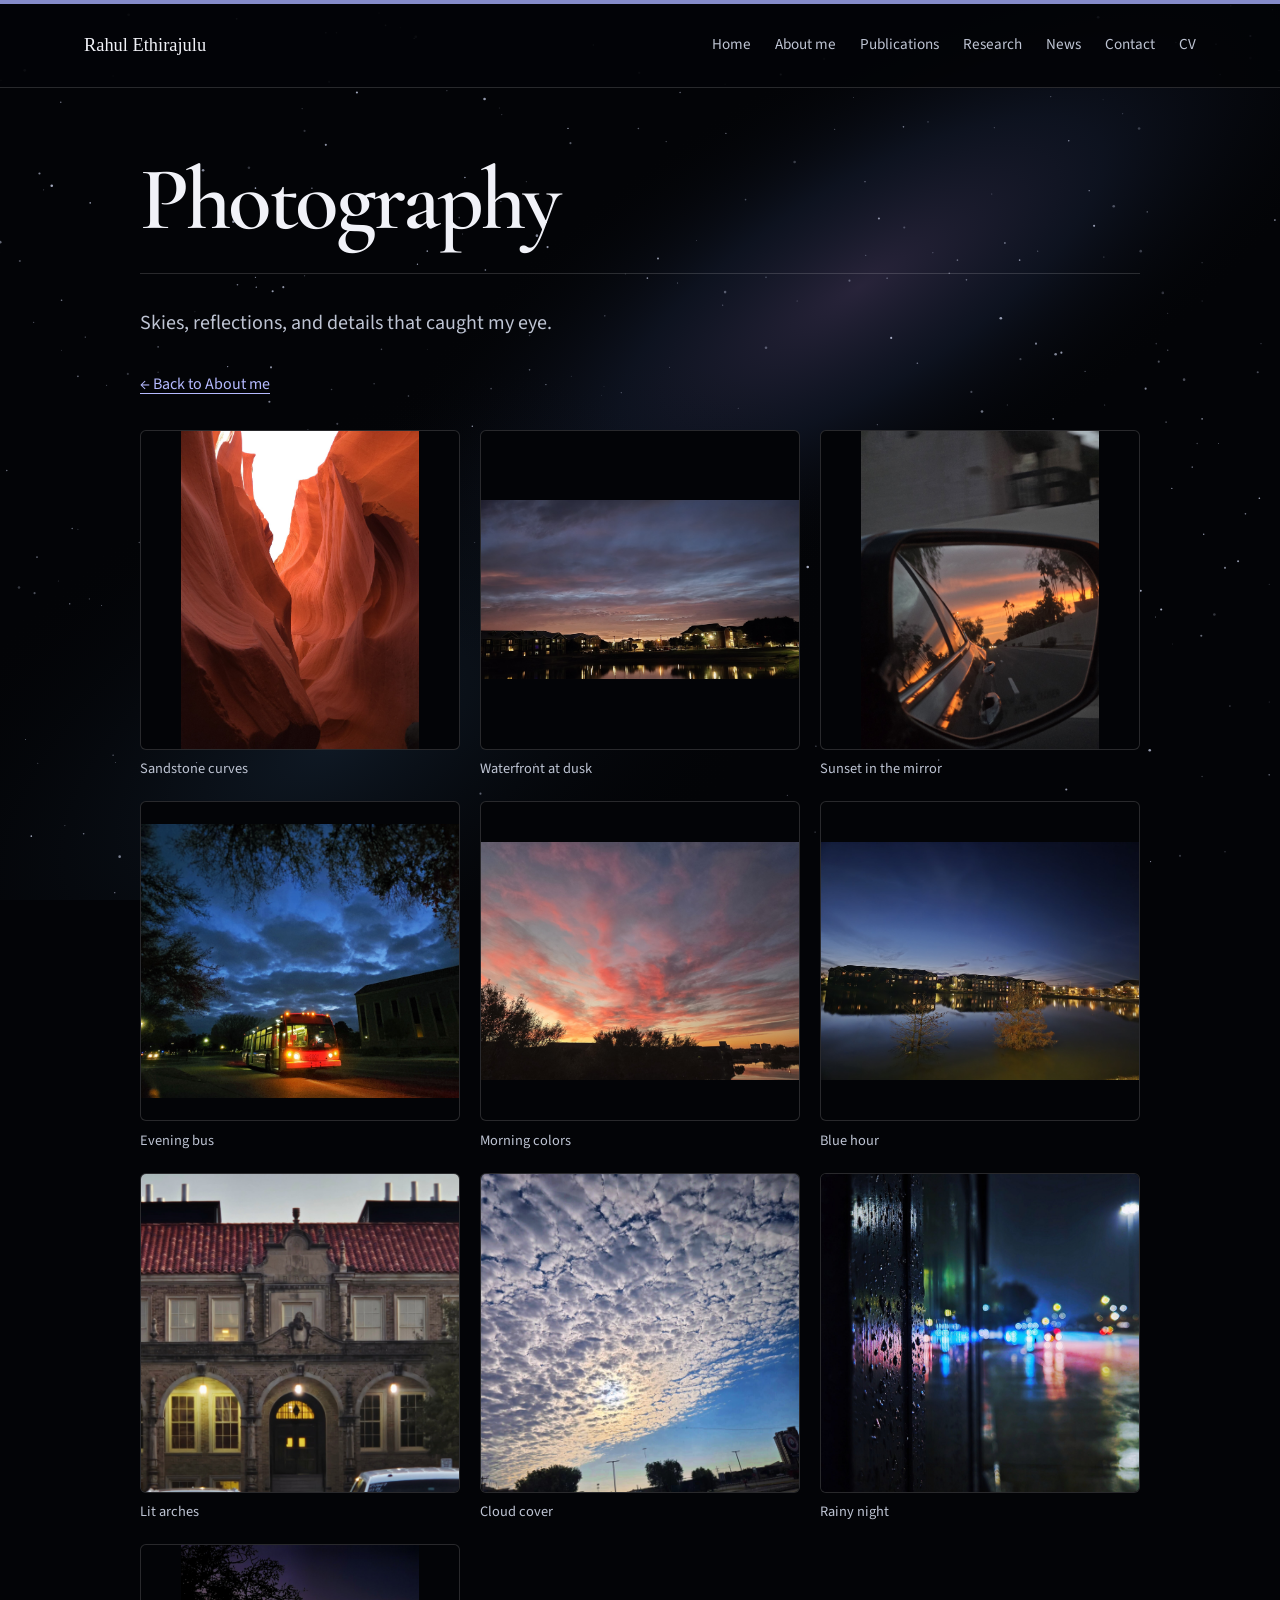
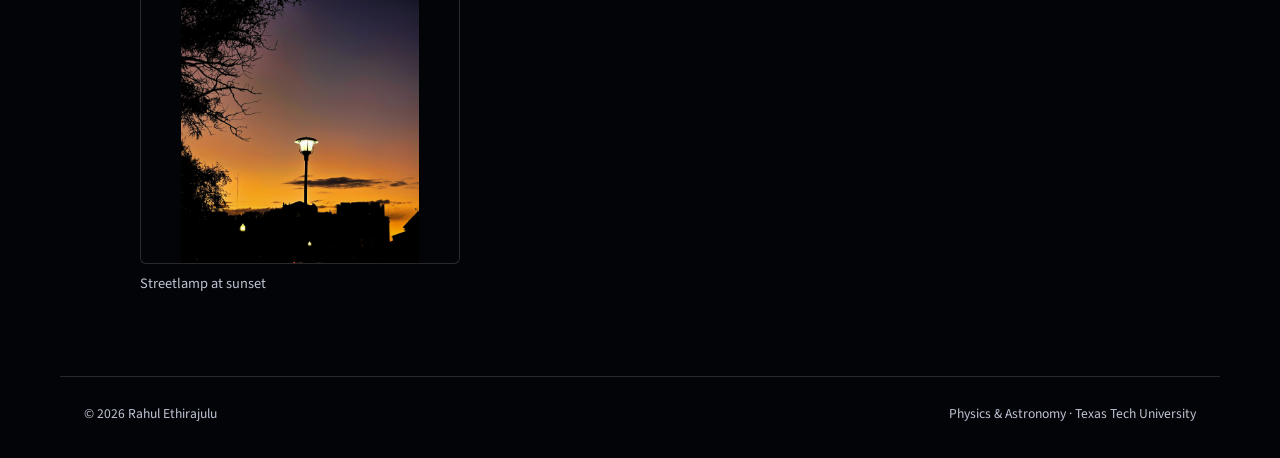
<file: photography/index.html>
<!DOCTYPE html>
<html lang="en">
  <head>
    <link rel="icon" type="image/svg+xml" href="../favicon.svg" />
    <meta charset="UTF-8" />
    <meta name="viewport" content="width=device-width, initial-scale=1.0" />
    <title>Photography | Rahul Ethirajulu</title>
    <meta
      name="description"
      content="A photography gallery by Rahul Ethirajulu."
    />
    <link rel="preconnect" href="https://fonts.googleapis.com" />
    <link rel="preconnect" href="https://fonts.gstatic.com" crossorigin />
    <link
      href="https://fonts.googleapis.com/css2?family=Cormorant+Garamond:wght@500;600;700&family=Source+Sans+3:wght@400;500;600&display=swap"
      rel="stylesheet"
    />
    <script>document.documentElement.classList.add("js");</script>
    <link rel="stylesheet" href="../styles.css?v=mobile-layout" />
  </head>
  <body>
    <a class="skip-link" href="#main-content">Skip to content</a>
    <header class="site-header">
      <div class="site-header-inner">
        <a class="site-title" href="../">Rahul Ethirajulu</a>

        <button
          class="menu-toggle"
          type="button"
          aria-expanded="false"
          aria-controls="site-nav"
        >
          Menu
        </button>

        <nav id="site-nav" class="site-nav" aria-label="Main navigation">
          <a href="../">Home</a>
          <a href="../about_me/">About me</a>
          <a href="../publications/">Publications</a>
          <a href="../research/">Research</a>
          <a href="../news/">News</a>
          <a href="../contact/">Contact</a>
          <a href="../cv/">CV</a>
        </nav>
      </div>
    </header>

    <main id="main-content" class="page-shell">
      <article class="content-page">
        <div class="content-copy">
          <h1>Photography</h1>
          <p class="lead">Skies, reflections, and details that caught my eye.</p>
          <p><a href="../about_me/#outside-research">&larr; Back to About me</a></p>
          <div class="about-gallery photography-gallery">
            <figure>
              <a href="../images/photography/sandstone.jpg"><img src="../images/photography/sandstone.jpg" alt="Sunlight between tall, curved red sandstone walls." loading="lazy" decoding="async" /></a>
              <figcaption>Sandstone curves</figcaption>
            </figure>
            <figure>
              <a href="../images/photography/waterfront-dusk.jpg"><img src="../images/photography/waterfront-dusk.jpg" alt="Evening clouds and lit windows reflected in the water." loading="lazy" decoding="async" /></a>
              <figcaption>Waterfront at dusk</figcaption>
            </figure>
            <figure>
              <a href="../images/photography/mirror-sunset.jpg"><img src="../images/photography/mirror-sunset.jpg" alt="An orange sunset and palm trees reflected in a car mirror." loading="lazy" decoding="async" /></a>
              <figcaption>Sunset in the mirror</figcaption>
            </figure>
            <figure>
              <a href="../images/photography/evening-bus.jpg"><img src="../images/photography/evening-bus.jpg" alt="A bus with glowing headlights under a deep blue sky." loading="lazy" decoding="async" /></a>
              <figcaption>Evening bus</figcaption>
            </figure>
            <figure>
              <a href="../images/photography/morning-sky.jpg"><img src="../images/photography/morning-sky.jpg" alt="Pink clouds above silhouetted trees and still water." loading="lazy" decoding="async" /></a>
              <figcaption>Morning colors</figcaption>
            </figure>
            <figure>
              <a href="../images/photography/blue-hour.jpg"><img src="../images/photography/blue-hour.jpg" alt="Lights reflected in still water beneath a blue twilight sky." loading="lazy" decoding="async" /></a>
              <figcaption>Blue hour</figcaption>
            </figure>
            <figure>
              <a href="../images/photography/lit-arches.jpg"><img src="../images/photography/lit-arches.jpg" alt="Warm lights illuminating arches beneath a tiled roof." loading="lazy" decoding="async" /></a>
              <figcaption>Lit arches</figcaption>
            </figure>
            <figure>
              <a href="../images/photography/cloud-cover.jpg"><img src="../images/photography/cloud-cover.jpg" alt="Sunlight filtering through a textured blanket of clouds." loading="lazy" decoding="async" /></a>
              <figcaption>Cloud cover</figcaption>
            </figure>
            <figure>
              <a href="../images/photography/rainy-lights.jpg"><img src="../images/photography/rainy-lights.jpg" alt="Raindrops in focus against blurred blue and red lights." loading="lazy" decoding="async" /></a>
              <figcaption>Rainy night</figcaption>
            </figure>
            <figure>
              <a href="../images/photography/streetlamp.jpg"><img src="../images/photography/streetlamp.jpg" alt="A lit streetlamp against a vivid orange sky." loading="lazy" decoding="async" /></a>
              <figcaption>Streetlamp at sunset</figcaption>
            </figure>
          </div>
        </div>
      </article>
    </main>

    <footer class="site-footer">
      <p>&copy; <span id="year"></span> Rahul Ethirajulu</p>
      <p>Physics &amp; Astronomy · Texas Tech University</p>
    </footer>

    <script src="../script.js"></script>
  </body>
</html>
</file>
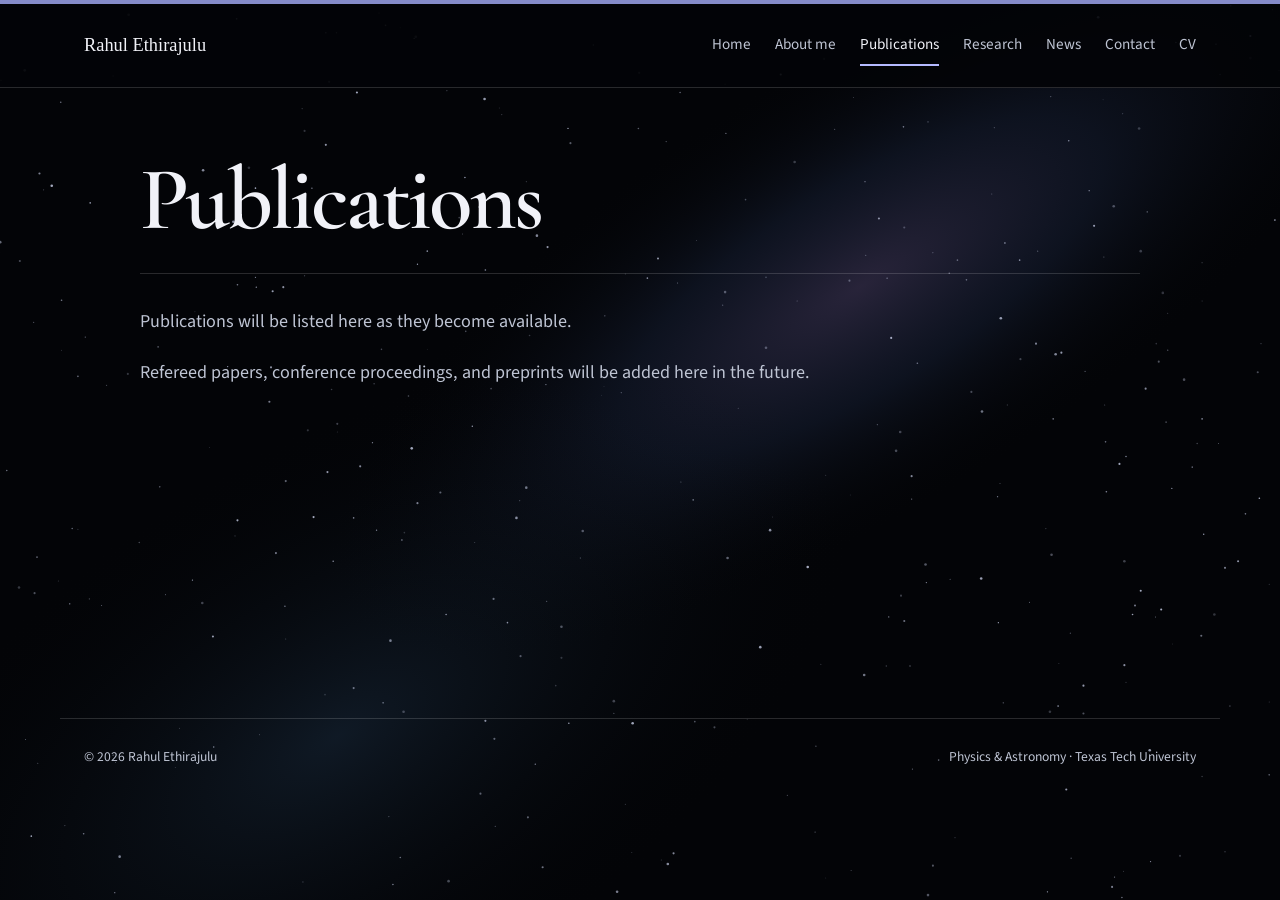
<file: publications/index.html>
<!DOCTYPE html>
<html lang="en">
  <head>
    <link rel="icon" type="image/svg+xml" href="../favicon.svg" />
    <meta charset="UTF-8" />
    <meta name="viewport" content="width=device-width, initial-scale=1.0" />
    <title>Publications | Rahul Ethirajulu</title>
    <meta
      name="description"
      content="Publications page for Rahul Ethirajulu."
    />
    <link rel="preconnect" href="https://fonts.googleapis.com" />
    <link rel="preconnect" href="https://fonts.gstatic.com" crossorigin />
    <link
      href="https://fonts.googleapis.com/css2?family=Cormorant+Garamond:wght@500;600;700&family=Source+Sans+3:wght@400;500;600&display=swap"
      rel="stylesheet"
    />
    <script>document.documentElement.classList.add("js");</script>
    <link rel="stylesheet" href="../styles.css?v=mobile-layout" />
  </head>
  <body>
    <a class="skip-link" href="#main-content">Skip to content</a>
    <header class="site-header">
      <div class="site-header-inner">
        <a class="site-title" href="../">Rahul Ethirajulu</a>

        <button
          class="menu-toggle"
          type="button"
          aria-expanded="false"
          aria-controls="site-nav"
        >
          Menu
        </button>

        <nav id="site-nav" class="site-nav" aria-label="Main navigation">
          <a href="../">Home</a>
          <a href="../about_me/">About me</a>
          <a aria-current="page" href="./">Publications</a>
          <a href="../research/">Research</a>
          <a href="../news/">News</a>
          <a href="../contact/">Contact</a>
          <a href="../cv/">CV</a>
        </nav>
      </div>
    </header>

    <main id="main-content" class="page-shell">
      <article class="content-page">
        <div class="content-copy">
          <h1>Publications</h1>
          <div class="content-box">
            <p class="placeholder">
              Publications will be listed here as they become available.
            </p>
            <p class="placeholder">
              Refereed papers, conference proceedings, and preprints will be added
              here in the future.
            </p>
          </div>
        </div>
      </article>
    </main>

    <footer class="site-footer">
      <p>&copy; <span id="year"></span> Rahul Ethirajulu</p>
      <p>Physics &amp; Astronomy · Texas Tech University</p>
    </footer>

    <script src="../script.js"></script>
  </body>
</html>
</file>
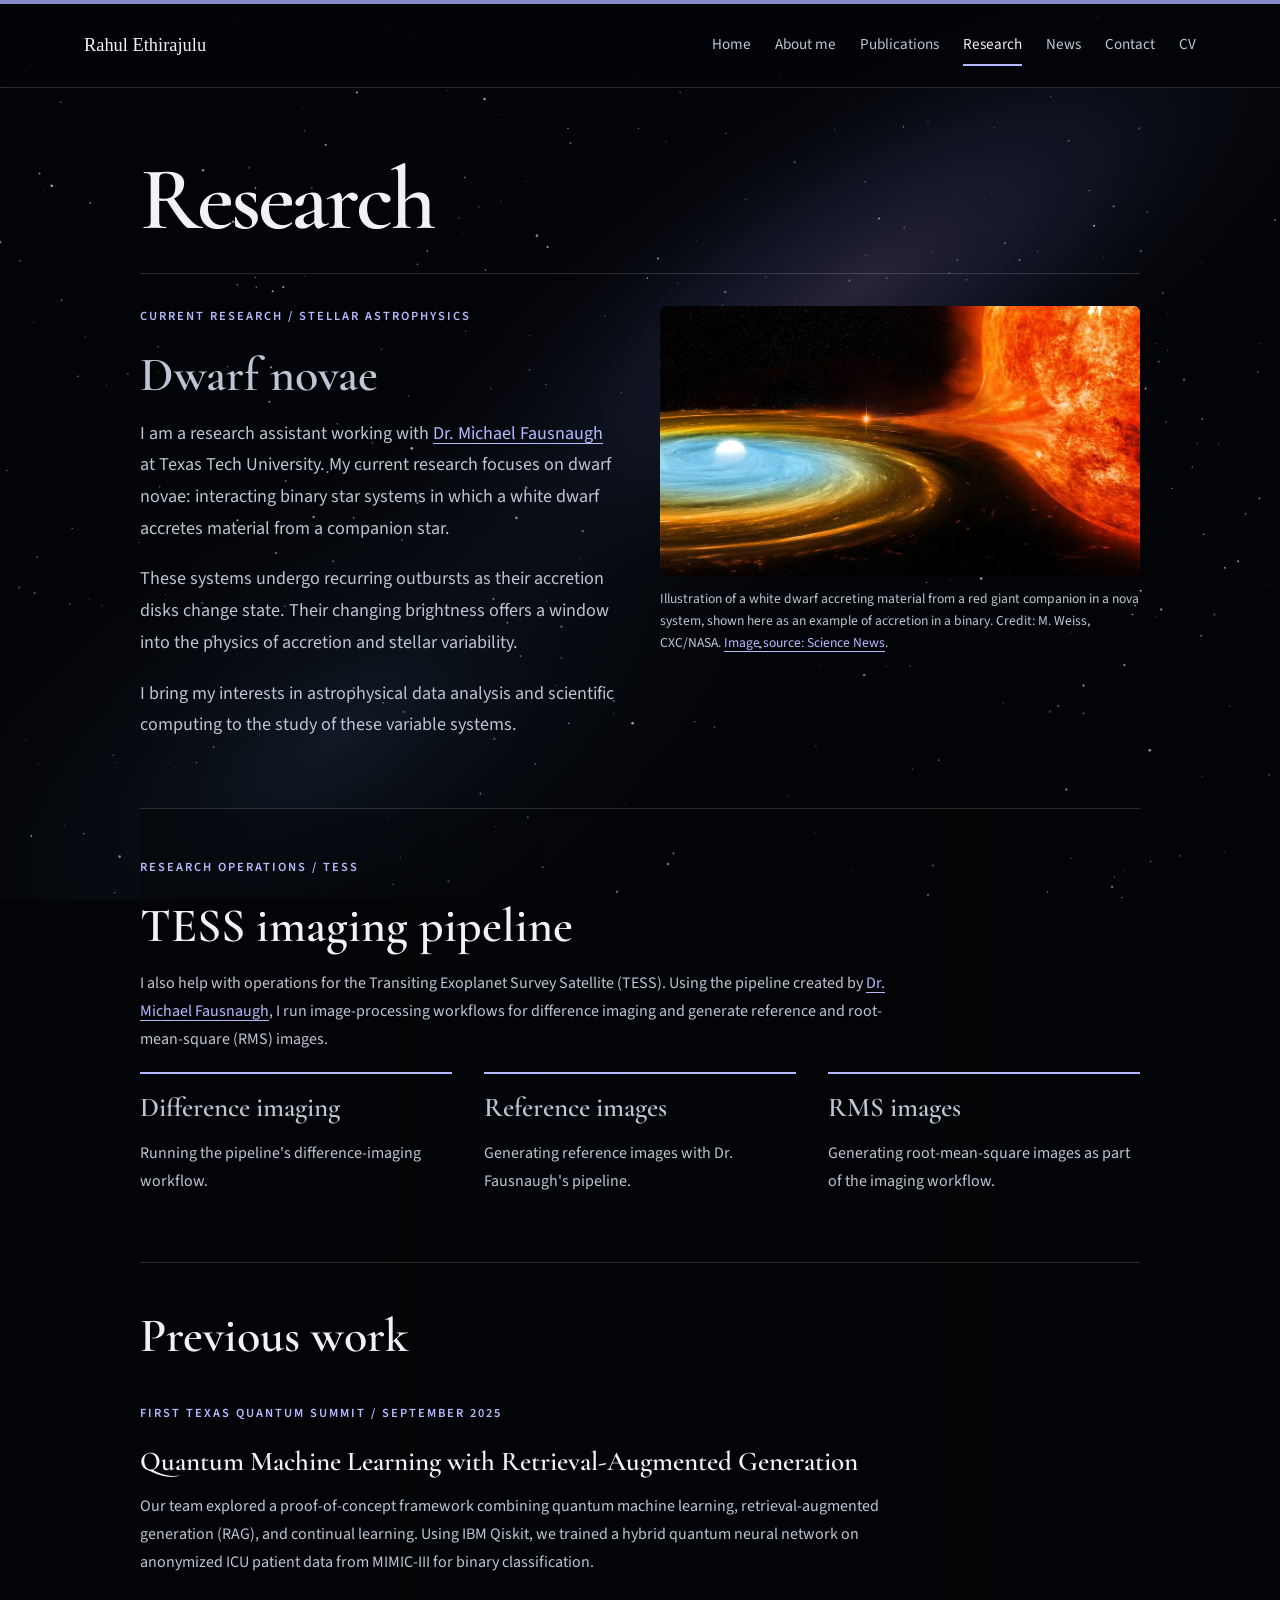
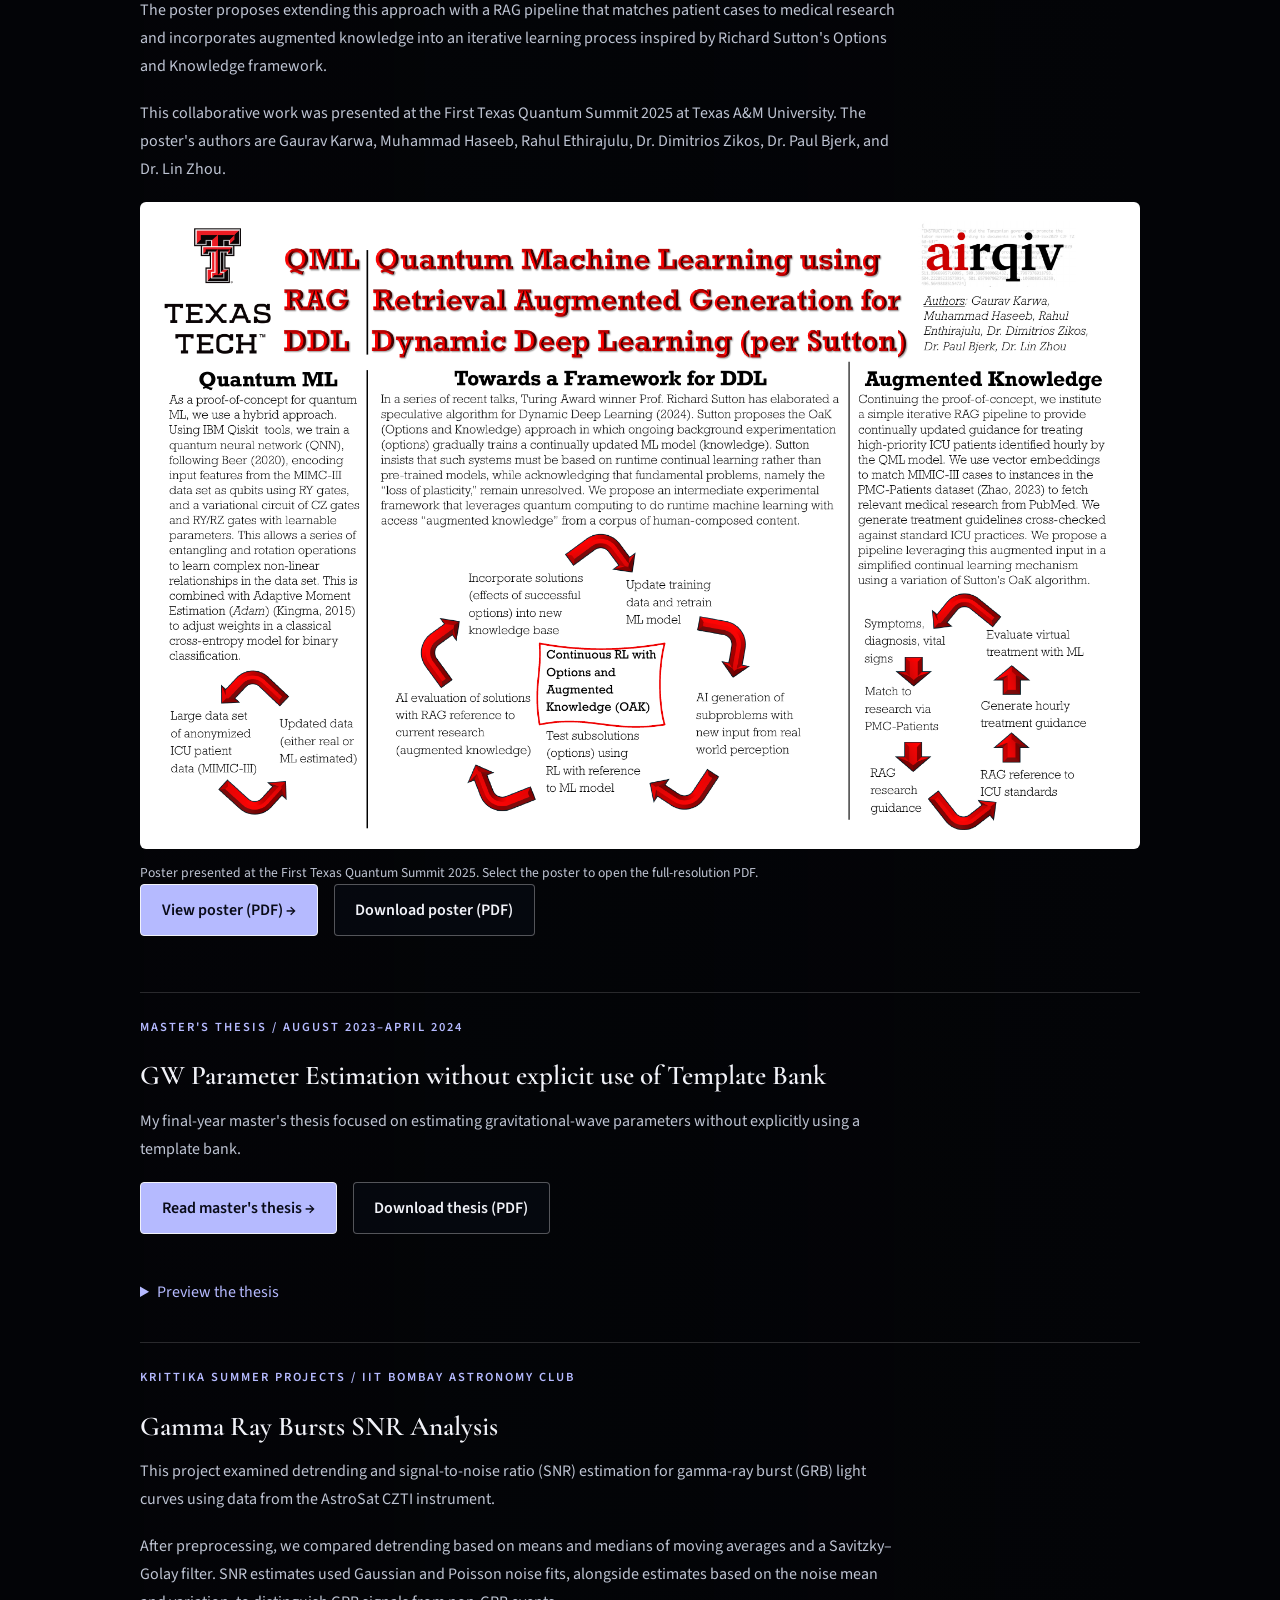
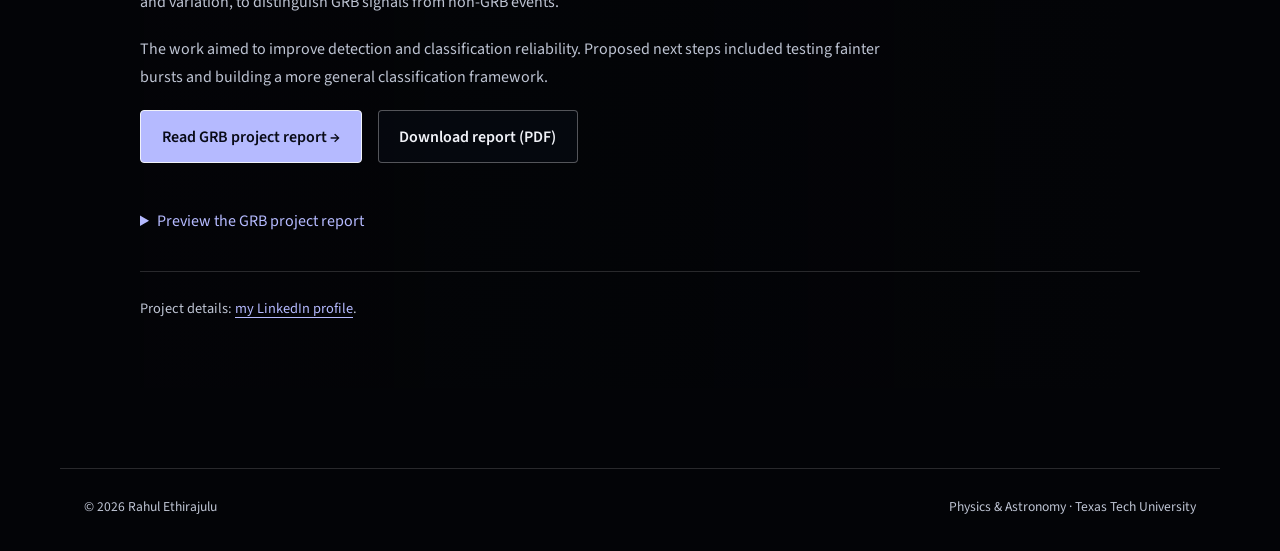
<file: research/index.html>
<!DOCTYPE html>
<html lang="en">
  <head>
    <link rel="icon" type="image/svg+xml" href="../favicon.svg" />
    <meta charset="UTF-8" />
    <meta name="viewport" content="width=device-width, initial-scale=1.0" />
    <title>Research | Rahul Ethirajulu</title>
    <meta name="description" content="Dwarf novae research and TESS imaging pipeline work by Rahul Ethirajulu, research assistant with Dr. Michael Fausnaugh at Texas Tech University." />
    <link rel="preconnect" href="https://fonts.googleapis.com" />
    <link rel="preconnect" href="https://fonts.gstatic.com" crossorigin />
    <link
      href="https://fonts.googleapis.com/css2?family=Cormorant+Garamond:wght@500;600;700&family=Source+Sans+3:wght@400;500;600&display=swap"
      rel="stylesheet"
    />
    <script>document.documentElement.classList.add("js");</script>
    <link rel="stylesheet" href="../styles.css?v=mobile-layout" />
  </head>
  <body>
    <a class="skip-link" href="#main-content">Skip to content</a>
    <header class="site-header">
      <div class="site-header-inner">
        <a class="site-title" href="../">Rahul Ethirajulu</a>

        <button
          class="menu-toggle"
          type="button"
          aria-expanded="false"
          aria-controls="site-nav"
        >
          Menu
        </button>

        <nav id="site-nav" class="site-nav" aria-label="Main navigation">
          <a href="../">Home</a>
          <a href="../about_me/">About me</a>
          <a href="../publications/">Publications</a>
          <a aria-current="page" href="./">Research</a>
          <a href="../news/">News</a>
          <a href="../contact/">Contact</a>
          <a href="../cv/">CV</a>
        </nav>
      </div>
    </header>

    <main id="main-content" class="page-shell">
      <article class="content-page">
        <div class="content-copy">
          <h1>Research</h1>
          <div class="research-feature">
            <div class="content-box">
              <p class="eyebrow">Current research / Stellar astrophysics</p>
              <h2>Dwarf novae</h2>
              <p>I am a research assistant working with <a href="https://faus.science/">Dr. Michael Fausnaugh</a> at Texas Tech University. My current research focuses on dwarf novae: interacting binary star systems in which a white dwarf accretes material from a companion star.</p>
              <p>These systems undergo recurring outbursts as their accretion disks change state. Their changing brightness offers a window into the physics of accretion and stellar variability.</p>
              <p>I bring my interests in astrophysical data analysis and scientific computing to the study of these variable systems.</p>
            </div>
            <figure class="research-figure">
              <img src="../images/nova-accretion-illustration.jpg" alt="Artist's illustration of a white dwarf surrounded by an accretion disk drawing material from a red giant companion." />
              <figcaption>Illustration of a white dwarf accreting material from a red giant companion in a nova system, shown here as an example of accretion in a binary. Credit: M. Weiss, CXC/NASA. <a href="https://www.sciencenews.org/article/stellar-explosion-nova-new-star-summer">Image source: Science News</a>.</figcaption>
            </figure>
          </div>
          <section class="home-section research-context" aria-labelledby="tess-title">
            <p class="eyebrow">Research operations / TESS</p>
            <h2 id="tess-title">TESS imaging pipeline</h2>
            <p>I also help with operations for the Transiting Exoplanet Survey Satellite (TESS). Using the pipeline created by <a href="https://faus.science/">Dr. Michael Fausnaugh</a>, I run image-processing workflows for difference imaging and generate reference and root-mean-square (RMS) images.</p>
            <div class="research-grid">
              <article><h3>Difference imaging</h3><p>Running the pipeline's difference-imaging workflow.</p></article>
              <article><h3>Reference images</h3><p>Generating reference images with Dr. Fausnaugh's pipeline.</p></article>
              <article><h3>RMS images</h3><p>Generating root-mean-square images as part of the imaging workflow.</p></article>
            </div>
          </section>
          <section id="previous-work" class="home-section research-context" aria-labelledby="previous-title">
            <h2 id="previous-title">Previous work</h2>
            <article id="quantum-machine-learning-project" class="previous-project">
              <p class="eyebrow">First Texas Quantum Summit / September 2025</p>
              <h3>Quantum Machine Learning with Retrieval-Augmented Generation</h3>
              <p>Our team explored a proof-of-concept framework combining quantum machine learning, retrieval-augmented generation (RAG), and continual learning. Using IBM Qiskit, we trained a hybrid quantum neural network on anonymized ICU patient data from MIMIC-III for binary classification.</p>
              <p>The poster proposes extending this approach with a RAG pipeline that matches patient cases to medical research and incorporates augmented knowledge into an iterative learning process inspired by Richard Sutton's Options and Knowledge framework.</p>
              <p>This collaborative work was presented at the First Texas Quantum Summit 2025 at Texas A&amp;M University. The poster's authors are Gaurav Karwa, Muhammad Haseeb, Rahul Ethirajulu, Dr. Dimitrios Zikos, Dr. Paul Bjerk, and Dr. Lin Zhou.</p>
              <figure class="research-figure">
                <a href="../documents/Rahul_Ethirajulu_Quantum_Summit_Poster.pdf" target="_blank" rel="noopener" aria-label="Open the Quantum Summit poster PDF">
                  <img src="../images/quantum-summit-poster.png" width="1800" height="1165" loading="lazy" alt="Quantum Summit poster showing a hybrid quantum machine learning model, a proposed dynamic deep learning framework, and a retrieval-augmented generation pipeline using ICU patient data." />
                </a>
                <figcaption>Poster presented at the First Texas Quantum Summit 2025. Select the poster to open the full-resolution PDF.</figcaption>
              </figure>
              <div class="cv-actions">
                <a class="button" href="../documents/Rahul_Ethirajulu_Quantum_Summit_Poster.pdf" target="_blank" rel="noopener">View poster (PDF) &rarr;</a>
                <a class="button button-secondary" href="../documents/Rahul_Ethirajulu_Quantum_Summit_Poster.pdf" download>Download poster (PDF)</a>
              </div>
            </article>
            <article id="gravitational-wave-project" class="previous-project">
              <p class="eyebrow">Master's thesis / August 2023–April 2024</p>
              <h3>GW Parameter Estimation without explicit use of Template Bank</h3>
              <p>My final-year master's thesis focused on estimating gravitational-wave parameters without explicitly using a template bank.</p>
              <div class="cv-actions">
                <a class="button" href="../documents/Rahul_Ethirajulu_MSc_Thesis.pdf" target="_blank" rel="noopener">Read master's thesis &rarr;</a>
                <a class="button button-secondary" href="../documents/Rahul_Ethirajulu_MSc_Thesis.pdf" download>Download thesis (PDF)</a>
              </div>
              <details class="thesis-preview">
                <summary>Preview the thesis</summary>
                <object class="cv-viewer" data="../documents/Rahul_Ethirajulu_MSc_Thesis.pdf" type="application/pdf" aria-label="Master's thesis on gravitational-wave parameter estimation">
                  <p><a href="../documents/Rahul_Ethirajulu_MSc_Thesis.pdf" target="_blank" rel="noopener">Open the thesis PDF</a> to read it in your browser.</p>
                </object>
              </details>
            </article>
            <article id="grb-project" class="previous-project">
              <p class="eyebrow">Krittika Summer Projects / IIT Bombay Astronomy Club</p>
              <h3>Gamma Ray Bursts SNR Analysis</h3>
              <p>This project examined detrending and signal-to-noise ratio (SNR) estimation for gamma-ray burst (GRB) light curves using data from the AstroSat CZTI instrument.</p>
              <p>After preprocessing, we compared detrending based on means and medians of moving averages and a Savitzky–Golay filter. SNR estimates used Gaussian and Poisson noise fits, alongside estimates based on the noise mean and variation, to distinguish GRB signals from non-GRB events.</p>
              <p>The work aimed to improve detection and classification reliability. Proposed next steps included testing fainter bursts and building a more general classification framework.</p>
              <div class="cv-actions">
                <a class="button" href="../documents/Rahul_Ethirajulu_GRB_Project_Report.pdf" target="_blank" rel="noopener">Read GRB project report &rarr;</a>
                <a class="button button-secondary" href="../documents/Rahul_Ethirajulu_GRB_Project_Report.pdf" download>Download report (PDF)</a>
              </div>
              <details class="thesis-preview">
                <summary>Preview the GRB project report</summary>
                <object class="cv-viewer" data="../documents/Rahul_Ethirajulu_GRB_Project_Report.pdf" type="application/pdf" aria-label="Rahul Ethirajulu's gamma-ray burst project report">
                  <p><a href="../documents/Rahul_Ethirajulu_GRB_Project_Report.pdf" target="_blank" rel="noopener">Open the GRB project report</a> to read it in your browser.</p>
                </object>
              </details>
            </article>
            <p class="project-source">Project details: <a href="https://www.linkedin.com/in/rahulethi/">my LinkedIn profile</a>.</p>
          </section>
        </div>
      </article>
    </main>

    <footer class="site-footer">
      <p>&copy; <span id="year"></span> Rahul Ethirajulu</p>
      <p>Physics &amp; Astronomy · Texas Tech University</p>
    </footer>

    <script src="../script.js"></script>
  </body>
</html>
</file>
<file: styles.css>
:root {
  --bg:#030407;
  --text:#f1f2f8;
  --muted:#bec4d3;
  --accent:#b5baff;
  --line:#ffffff26;
  --max-width:1160px
}

* {
  box-sizing:border-box
}

html {
  scroll-behavior:smooth
}

body {
  margin:0;
  background:var(--bg);
  color:var(--text);
  font-family:'Source Sans 3','Segoe UI',sans-serif;
  line-height:1.75
}

a {
  color:var(--accent);
  text-underline-offset:4px
}

a:hover {
  color:#e0e2ff
}

a:focus-visible,button:focus-visible {
  outline:3px solid var(--accent);
  outline-offset:5px
}

h1,h2,h3 {
  font-family:'Cormorant Garamond',Georgia,serif;
  font-weight:600;
  line-height:1.08;
  margin:0 0 1rem
}

h1 {
  font-size:clamp(3.4rem,7vw,6.2rem);
  letter-spacing:-.035em
}

h2 {
  font-size:clamp(2rem,4vw,3rem)
}

h3 {
  font-size:1.7rem
}

p {
  margin:0 0 1.2rem
}

.site-header {
  border-top:4px solid var(--text);
  border-bottom:1px solid var(--line);
  position:relative;
  z-index:10
}

.site-header-inner {
  max-width:var(--max-width);
  margin:auto;
  display:flex;
  align-items:center;
  justify-content:space-between;
  gap:2rem;
  padding:1.3rem 24px
}

.site-title {
  font-family:Georgia,serif;
  font-size:1.15rem;
  color:var(--text);
  text-decoration:none;
  white-space:nowrap
}

.site-nav {
  display:flex;
  gap:1.5rem
}

.site-nav a {
  color:var(--muted);
  text-decoration:none;
  font-size:.95rem;
  padding:.4rem 0;
  border-bottom:2px solid transparent
}

.site-nav a:hover,.site-nav a[aria-current=page] {
  color:var(--text);
  border-bottom-color:var(--accent)
}

.menu-toggle {
  display:none;
  font:inherit;
  background:var(--accent);
  color:#090b18;
  border:0;
  padding:.55rem 1rem;
  border-radius:4px;
  cursor:pointer
}

.page-shell {
  max-width:var(--max-width);
  margin:auto;
  padding:0 24px
}

.hero {
  display:grid;
  grid-template-columns:1.2fr .8fr;
  gap:4rem;
  align-items:center;
  padding:5.5rem 0 4rem
}

.eyebrow {
  font-size:.78rem;
  text-transform:uppercase;
  letter-spacing:.16em;
  font-weight:600;
  color:var(--accent);
  margin-bottom:1.4rem
}

.lead {
  font-size:1.25rem;
  color:var(--muted);
  margin-bottom:1.8rem
}

.hero-box {
  max-width:620px;
  color:var(--muted);
  font-size:1.05rem
}

.hero-art {
  background:#173f3f;
  border-radius:48% 48% 8px 8px;
  aspect-ratio:4/5;
  position:relative;
  overflow:hidden
}

.hero-art svg {
  width:100%;
  height:100%;
  position:absolute;
  inset:0
}

.art-caption {
  position:absolute;
  bottom:28px;
  left:28px;
  right:28px;
  color:#d8e7da;
  font-size:.8rem;
  letter-spacing:.1em;
  text-transform:uppercase
}

.hero-actions {
  display:flex;
  flex-wrap:wrap;
  gap:1rem;
  margin-top:2rem
}

.button {
  display:inline-flex;
  background:var(--accent);
  color:#090b18;
  padding:.7rem 1.3rem;
  text-decoration:none;
  border:1px solid var(--text);
  border-radius:4px;
  font-weight:600
}

.button:hover {
  background:#d5d7ff;
  color:#090b18
}

.button-secondary {
  background:transparent;
  color:var(--text)
}

.home-section {
  padding:3rem 0;
  border-top:1px solid var(--line)
}

.section-heading {
  display:flex;
  justify-content:space-between;
  gap:1rem;
  align-items:baseline;
  margin-bottom:1.5rem
}

.section-heading h2 {
  margin:0
}

.research-grid {
  display:grid;
  grid-template-columns:repeat(3,1fr);
  gap:2rem
}

.research-grid article {
  border-top:2px solid var(--accent);
  padding-top:1.2rem
}

.research-grid p {
  color:var(--muted)
}

.feature-news {
  display: grid;
  grid-template-columns: minmax(0, 340px) minmax(0, 1fr);
  gap: 2rem;
  align-items: center;
}

.feature-news img {
  display: block;
  width: 100%;
  height: auto;
  border-radius: 6px;
}

.feature-news p {
  color:var(--muted)
}

.content-page {
  padding:4rem 0 5rem;
  min-height:70vh
}

.content-copy {
  max-width:1000px;
  margin:auto
}

.content-copy>h1 {
  padding-bottom:1.5rem;
  border-bottom:1px solid var(--line);
  margin-bottom:2rem
}

.content-box {
  max-width:760px;
  font-size:1.13rem;
  color:var(--muted)
}

.placeholder {
  color:var(--muted)
}

.news-stack {
  display:grid;
  gap:2.5rem
}

.news-card {
  display:grid;
  grid-template-columns:minmax(240px,.8fr) 1.2fr;
  gap:2rem;
  padding:2rem;
  background:rgba(8,11,20,.88);
  border:1px solid var(--line);
  border-radius:6px
}

.news-item-alt .news-card {
  grid-template-columns:1.2fr minmax(240px,.8fr)
}

.news-body {
  min-width:0
}

.news-body h2 {
  font-size:2.35rem
}

.news-body p,.news-list {
  color:var(--muted)
}

.news-date {
  font-size:.78rem;
  font-weight:600;
  text-transform:uppercase;
  letter-spacing:.12em;
  color:var(--accent)!important
}

.news-media {
  display:grid;
  gap:1rem;
  align-content:start
}

.achievement-figure {
  margin:0
}

.achievement-figure img {
  display:block;
  width:100%;
  height:auto;
  border-radius:3px
}

.achievement-gallery {
  display:grid;
  grid-template-columns:1fr 1fr;
  gap:.75rem
}

.achievement-gallery img {
  width:100%;
  height:auto;
  border-radius:3px
}

.news-list {
  padding-left:1.2rem
}

.news-list li {
  margin-bottom:.65rem
}

.site-footer {
  max-width:var(--max-width);
  margin:auto;
  padding:1.6rem 24px 2rem;
  border-top:1px solid var(--line);
  display:flex;
  justify-content:space-between;
  gap:1rem;
  color:var(--muted);
  font-size:.85rem
}

.site-footer p {
  margin:0
}

.skip-link {
  position:absolute;
  left:16px;
  top:-100px;
  padding:.75rem;
  background:#101422;
  z-index:20
}

.skip-link:focus {
  top:16px
}


@media(max-width:900px) {
  .site-header-inner {
  flex-wrap:wrap;
  gap:1rem
}

.menu-toggle {
  display:inline-flex
}

.site-nav {
  flex-wrap:wrap;
  width:100%;
  gap:1rem
}

.js .site-nav {
  display:none
}

.js .site-nav.is-open {
  display:flex
}

.hero {
  gap:2rem;
  padding:3.5rem 0
}

.hero-art {
  aspect-ratio:3/4
}

.news-card,.news-item-alt .news-card {
  grid-template-columns:1fr
}

.news-item-alt .news-media {
  grid-row:1
}

.news-media {
  max-width:600px
}


}


@media(max-width:600px) {
  .hero {
  grid-template-columns:1fr
}

.hero-art {
  aspect-ratio:5/3;
  border-radius:80px 80px 4px 4px
}

.hero h1 {
  font-size:3.7rem
}

.research-grid,.feature-news {
  grid-template-columns:1fr
}

.section-heading {
  align-items:start;
  flex-direction:column;
  gap:.7rem
}

.news-card {
  padding:1.2rem;
  gap:1.4rem
}

.content-page {
  padding-top:2.5rem
}

.site-footer {
  flex-direction:column
}

.page-shell {
  padding:0 20px
}


}


@media(prefers-reduced-motion:reduce) {
  html {
  scroll-behavior:auto
}


}

.research-feature {
  display: grid;
  grid-template-columns: 1fr 1fr;
  gap: 2.5rem;
  align-items: start;
  margin-bottom: 3rem;
}
.research-figure { margin: 0; }
.research-figure img { display: block; width: 100%; height: auto; border-radius: 6px; }
.research-figure figcaption { margin-top: .8rem; color: var(--muted); font-size: .85rem; line-height: 1.6; }
.research-context { color: var(--muted); }
.research-context h2 { color: var(--text); }
.research-context p { max-width: 760px; }
@media (max-width: 900px) {
  .research-feature { grid-template-columns: 1fr; gap: 2rem; }
}

.current-research-summary { max-width: 760px; }
.current-research-summary p { color: var(--muted); }
.previous-work-grid { display: grid; grid-template-columns: 1fr 1fr; gap: 2.5rem; }
.previous-work-grid article { border-top: 2px solid var(--accent); padding-top: 1.2rem; }
.previous-work-grid p { color: var(--muted); }
.previous-project { padding: 1.5rem 0; border-bottom: 1px solid var(--line); }
.previous-project h3 { color: var(--text); }
.project-source { margin-top: 1.5rem; font-size: .9rem; }
@media (max-width: 600px) { .previous-work-grid { grid-template-columns: 1fr; gap: 1.5rem; } }

/* A static galactic backdrop keeps motion and page weight low. */
body {
  background-color: var(--bg);
  background-image: url("images/galactic-background.svg");
  background-size: cover;
  background-position: center top;
  background-attachment: fixed;
  color-scheme: dark;
}
.site-header { background: rgba(3,4,7,.9); border-top-color: #858bc9; }
.home-section { background: linear-gradient(90deg, rgba(3,4,7,.5), transparent); }
.hero-portrait {
  margin: 0;
  border-radius: 12px;
  aspect-ratio: 4 / 5;
  border: 1px solid var(--line);
  box-shadow: 0 16px 60px #0009;
  background: #080b13;
}
.hero-portrait img {
  display: block;
  width: 100%;
  height: 100%;
  object-fit: cover;
  object-position: center 20%;
}
.hero-portrait::after {
  content: "";
  position: absolute;
  inset: 55% 0 0;
  background: linear-gradient(transparent, #000d);
  pointer-events: none;
}
.hero-portrait .art-caption { color: #fff; z-index: 1; bottom: 20px; left: 20px; right: 20px; }
.button-secondary { background: #090c1680; color: var(--text); border-color: #ffffff50; }
@media (max-width: 600px) {
  .hero-portrait { aspect-ratio: 4 / 5; border-radius: 10px; max-width: 420px; width: 100%; }
  body { background-attachment: scroll; background-size: auto 1100px; }
}

.cv-actions { display: flex; flex-wrap: wrap; gap: 1rem; margin-bottom: 2rem; }
.cv-viewer { display: block; width: 100%; height: 80vh; min-height: 500px; border: 1px solid var(--line); border-radius: 6px; background: #111; }
@media (max-width: 600px) { .cv-viewer { min-height: 400px; height: 65vh; } }

.thesis-preview summary { cursor: pointer; color: var(--accent); padding: .75rem 0; }
.thesis-preview summary:focus-visible { outline: 3px solid var(--accent); outline-offset: 4px; }
.thesis-preview .cv-viewer { margin-top: 1rem; }

.photo-slider-frame {
  overflow: hidden;
  border: 1px solid var(--line);
  border-radius: 6px;
  background: var(--bg);
}
.photo-slide { display: block; }
.photo-slide img { display: block; width: 100%; height: auto; }
.photo-slider:has(.photo-slider-controls:not([hidden])) .photo-slide img {
  aspect-ratio: 4 / 3;
  object-fit: contain;
}
.photo-slider-controls {
  display: flex;
  justify-content: space-between;
  align-items: center;
  color: var(--muted);
  font-variant-numeric: tabular-nums;
}
.photo-slider-controls button {
  min-width: 44px;
  min-height: 44px;
  border: 1px solid var(--line);
  border-radius: 6px;
  background: var(--bg);
  color: var(--accent);
  cursor: pointer;
  font: inherit;
}
.photo-slider-controls button:hover { border-color: var(--accent); }
.photo-slide:focus-visible { outline-offset: -4px; }
.photo-slide[hidden], .photo-slider-controls[hidden] { display: none; }

@media (min-width: 901px) {
  #aavso-2026 .news-card,
  #seibt-memorial-scholarship .news-card {
    grid-template-columns: minmax(0, 1.1fr) minmax(0, 0.9fr);
  }

  #quantum-summit-2025 .news-card {
    grid-template-columns: minmax(0, 0.9fr) minmax(0, 1.1fr);
  }
}

#bucy-scholarship .photo-slider {
  width: 80%;
  justify-self: center;
}

#bucy-scholarship .photo-slider:has(.photo-slider-controls:not([hidden])) .photo-slide img {
  aspect-ratio: 1 / 1;
}

@media (min-width: 901px) {
  #ttu-poster-2026 .news-card,
  #bucy-scholarship .news-card {
    grid-template-columns: minmax(0, 1.2fr) minmax(0, 0.8fr);
  }
}

#outside-research { margin-top: 2.5rem; }
#outside-research h3 { margin-top: 2rem; }
.about-gallery {
  display: grid;
  grid-template-columns: repeat(2, minmax(0, 1fr));
  gap: 1.25rem;
}
.about-gallery figure { margin: 0; }
.about-gallery a { display: block; }
.about-gallery img {
  display: block;
  width: 100%;
  aspect-ratio: 4 / 3;
  object-fit: cover;
  border: 1px solid var(--line);
  border-radius: 6px;
}
.about-gallery img[src$="about-sunset.jpg"] { object-position: center 64%; }
.about-gallery figcaption { margin-top: .4rem; color: var(--muted); font-size: .9rem; }
@media (max-width: 600px) {
  .about-gallery { grid-template-columns: 1fr; }
}

.photography-gallery { margin-top: 2rem; }
.photography-gallery img {
  aspect-ratio: 1;
  object-fit: contain;
  background: var(--bg);
}
@media (min-width: 901px) {
  .photography-gallery { grid-template-columns: repeat(3, minmax(0, 1fr)); }
}

@media (max-width: 900px) {
  .site-nav {
    display: grid;
    grid-template-columns: repeat(2, minmax(0, 1fr));
    gap: .25rem .75rem;
  }
  .js .site-nav.is-open { display: grid; }
  .site-nav a, .menu-toggle {
    display: flex;
    align-items: center;
    min-height: 44px;
  }
  .site-nav a { padding: .5rem .65rem; }
  .content-box, .research-context, .news-body { overflow-wrap: anywhere; }
}

@media (max-width: 700px) {
  .page-shell { padding-inline: clamp(16px, 5vw, 24px); }
  .hero, .news-card, .news-item-alt .news-card, .research-feature {
    grid-template-columns: minmax(0, 1fr);
  }
  .hero { padding-block: 2.25rem; gap: 1.75rem; }
  .content-page { padding-block: 2.25rem 3rem; }
  h1, .hero h1 { font-size: clamp(2.35rem, 10.5vw, 3.7rem); }
  .news-body h2 { font-size: clamp(1.7rem, 7vw, 2.35rem); }
  .home-section { padding-block: 2rem; }
  .hero-actions, .cv-actions { gap: .75rem; }
  .hero-actions .button, .cv-actions .button {
    flex: 1 1 12rem;
    justify-content: center;
    text-align: center;
    min-height: 44px;
  }
  .research-grid, .previous-work-grid, .feature-news {
    grid-template-columns: minmax(0, 1fr);
  }
  .feature-news { gap: 1rem; }
  .news-card { gap: 1.25rem; padding: clamp(.875rem, 4vw, 1.5rem); }
  .news-item-alt .news-media { grid-row: auto; }
  .news-media { min-width: 0; width: 100%; }
  .photo-slider-controls button { min-width: 48px; min-height: 48px; }
  .cv-viewer { min-height: 0; height: 60svh; }
}
</file>
